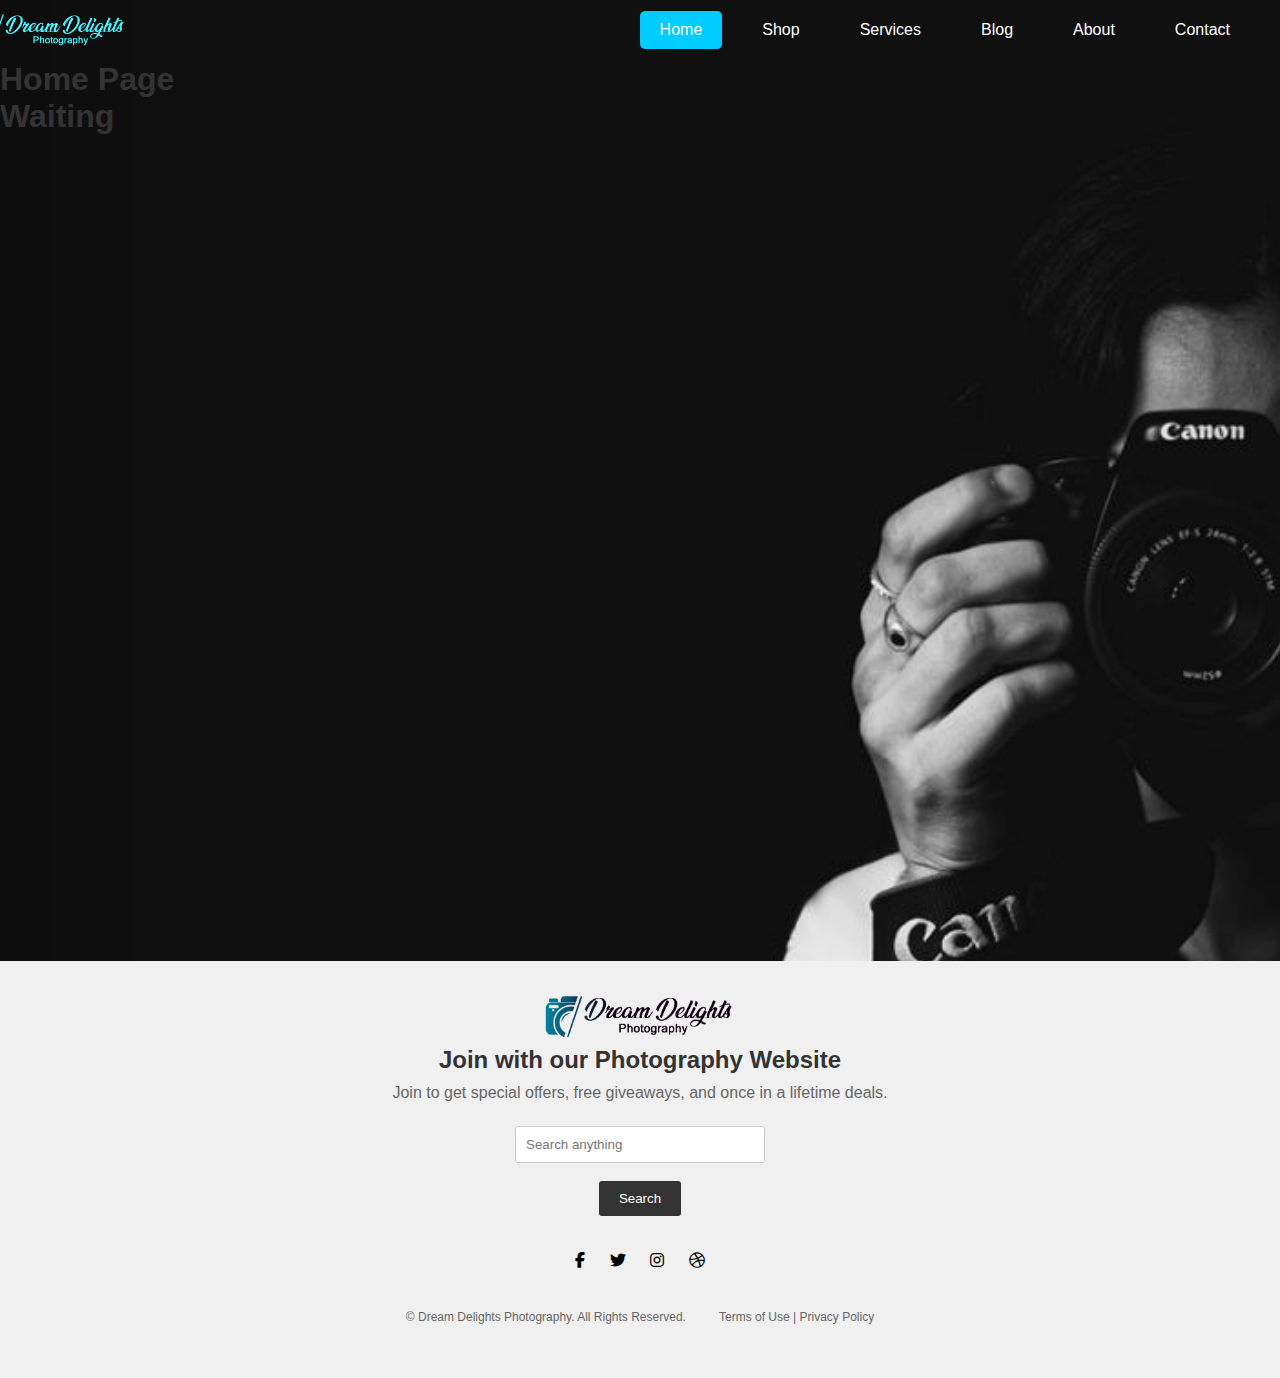
<file: index.html>
<!DOCTYPE html>
<html lang="en">
<head>
    <meta charset="UTF-8">
    <meta name="viewport" content="width=device-width, initial-scale=1.0">
    <link rel="stylesheet" href="contact_services.css">
    <link rel="stylesheet" href="https://cdnjs.cloudflare.com/ajax/libs/font-awesome/6.4.2/css/all.min.css">
    <title>Home Page</title>
</head>
<body>
    <nav>     
          <img src="NLogo.png" alt="Logo" class="logo">
  
          <a href="index.html" class="active"> Home</a>
        <a href="shop.html"> Shop</a>
        <a href="services.html" >Services</a>
        <a href="Blog.html">Blog</a>
        <a href="About.html" >About</a>
        <a href="contact.html" >Contact</a>
    </nav>

    <section class="sec1">
        <div class="content">
            <h1>Home Page <br> Waiting</h1>
        </div>
    </section>


    <footer>
      <div class="footer1">
        <div class="footer2">
          <img src="Logos.png" alt="Photography Logo"> 
          <h2>Join with our Photography Website</h2>
          <p>Join to get special offers, free giveaways, and once in a lifetime deals.</p>
          <div class="search-bar">
            <input type="text" placeholder="Search anything"> 
            <br>
            <br>
            <button>Search</button>
          </div>
          <div>
            <br><br>
            <a href="https://www.fb.com/l/6lp1kJRRR" class="social-link" target="_blank"><i class="fab fa-facebook-f"></i></a>
            <a href="https://www.twitter.com/" class="social-link"><i class="fab fa-twitter" target="_blank"></i></a>
            <a href="https://www.instagram.com/" class="social-link"><i class="fab fa-instagram" target="_blank"></i></a>
            <a href="https://dribbble.com/DLahiru" class="social-link" target="_blank"><i class="fab fa-dribbble"></i></a>
          </div>
        </div>
    
        <div class="footer-bottom">
          <p>&copy; Dream Delights Photography. All Rights Reserved.<span class="space"></span> Terms of Use | Privacy Policy</p>
        </div>
      </div>
    </footer>
</body>
</html>
</file>
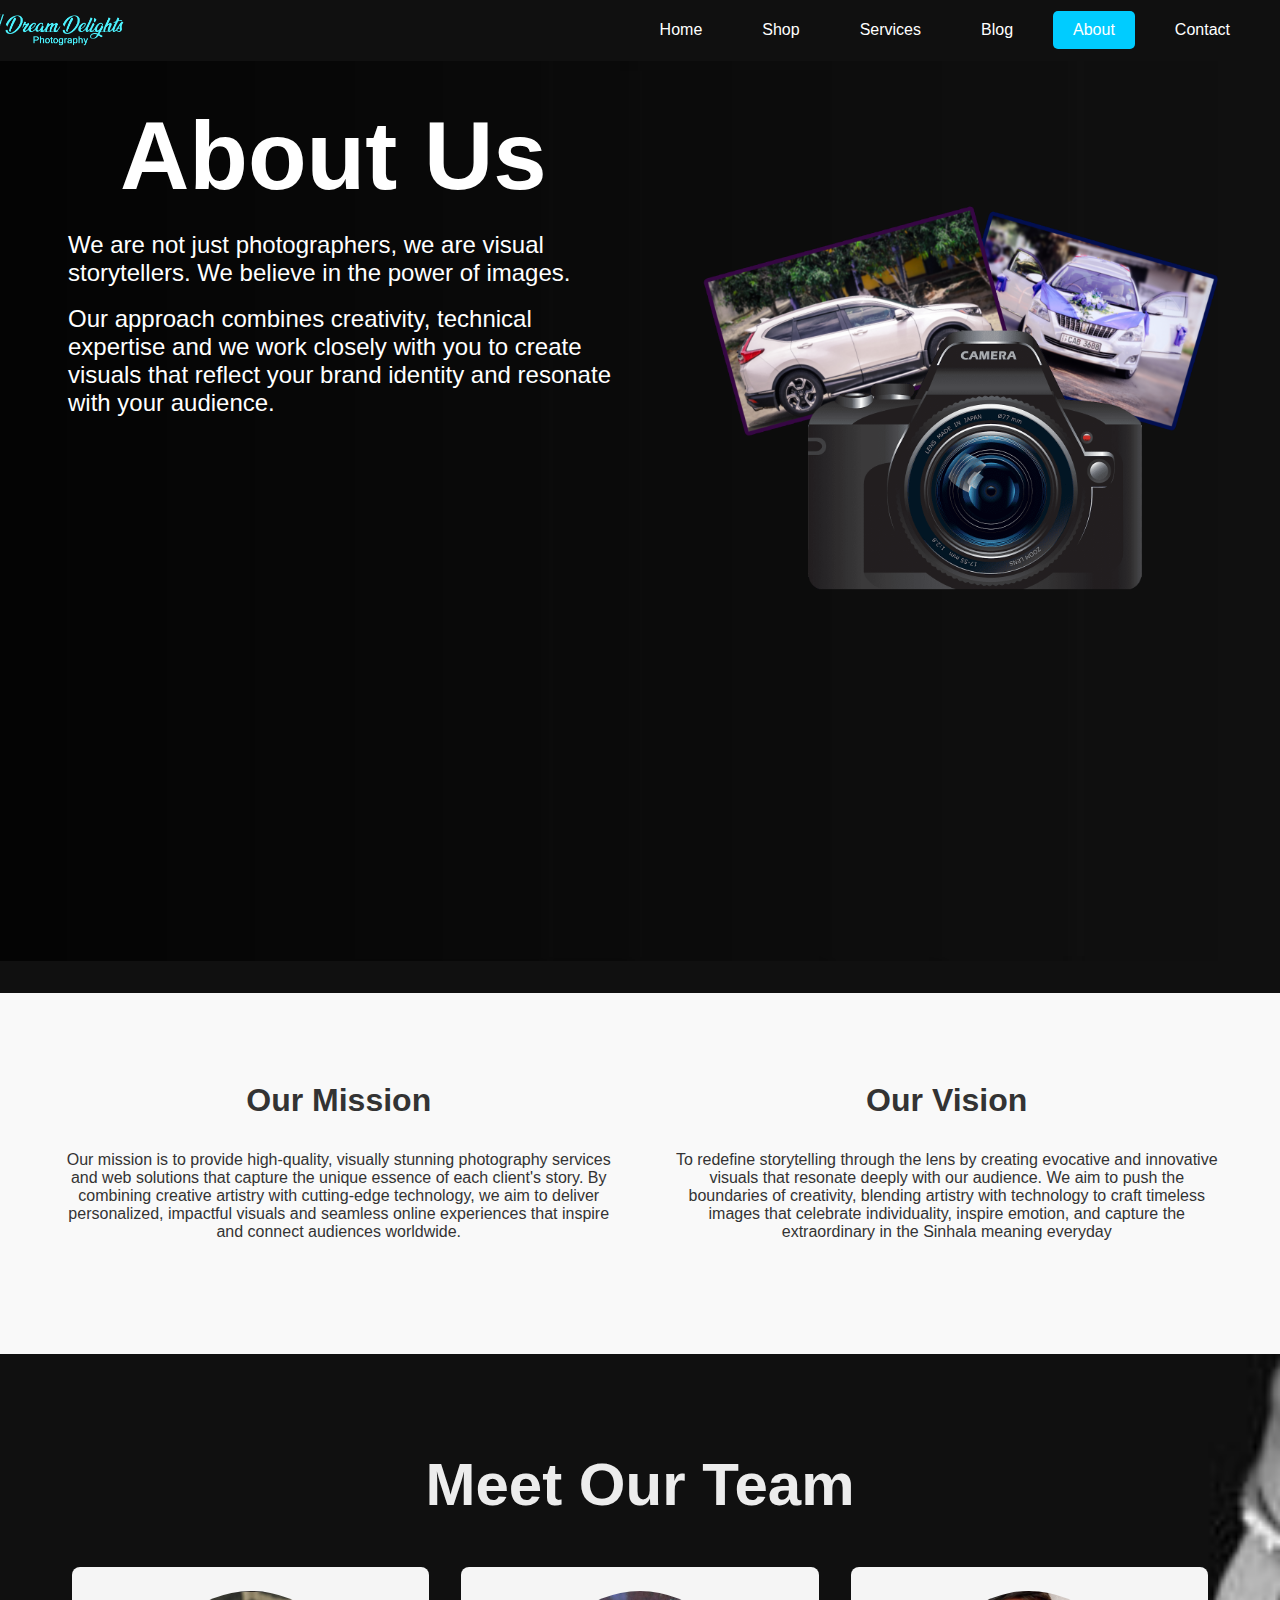
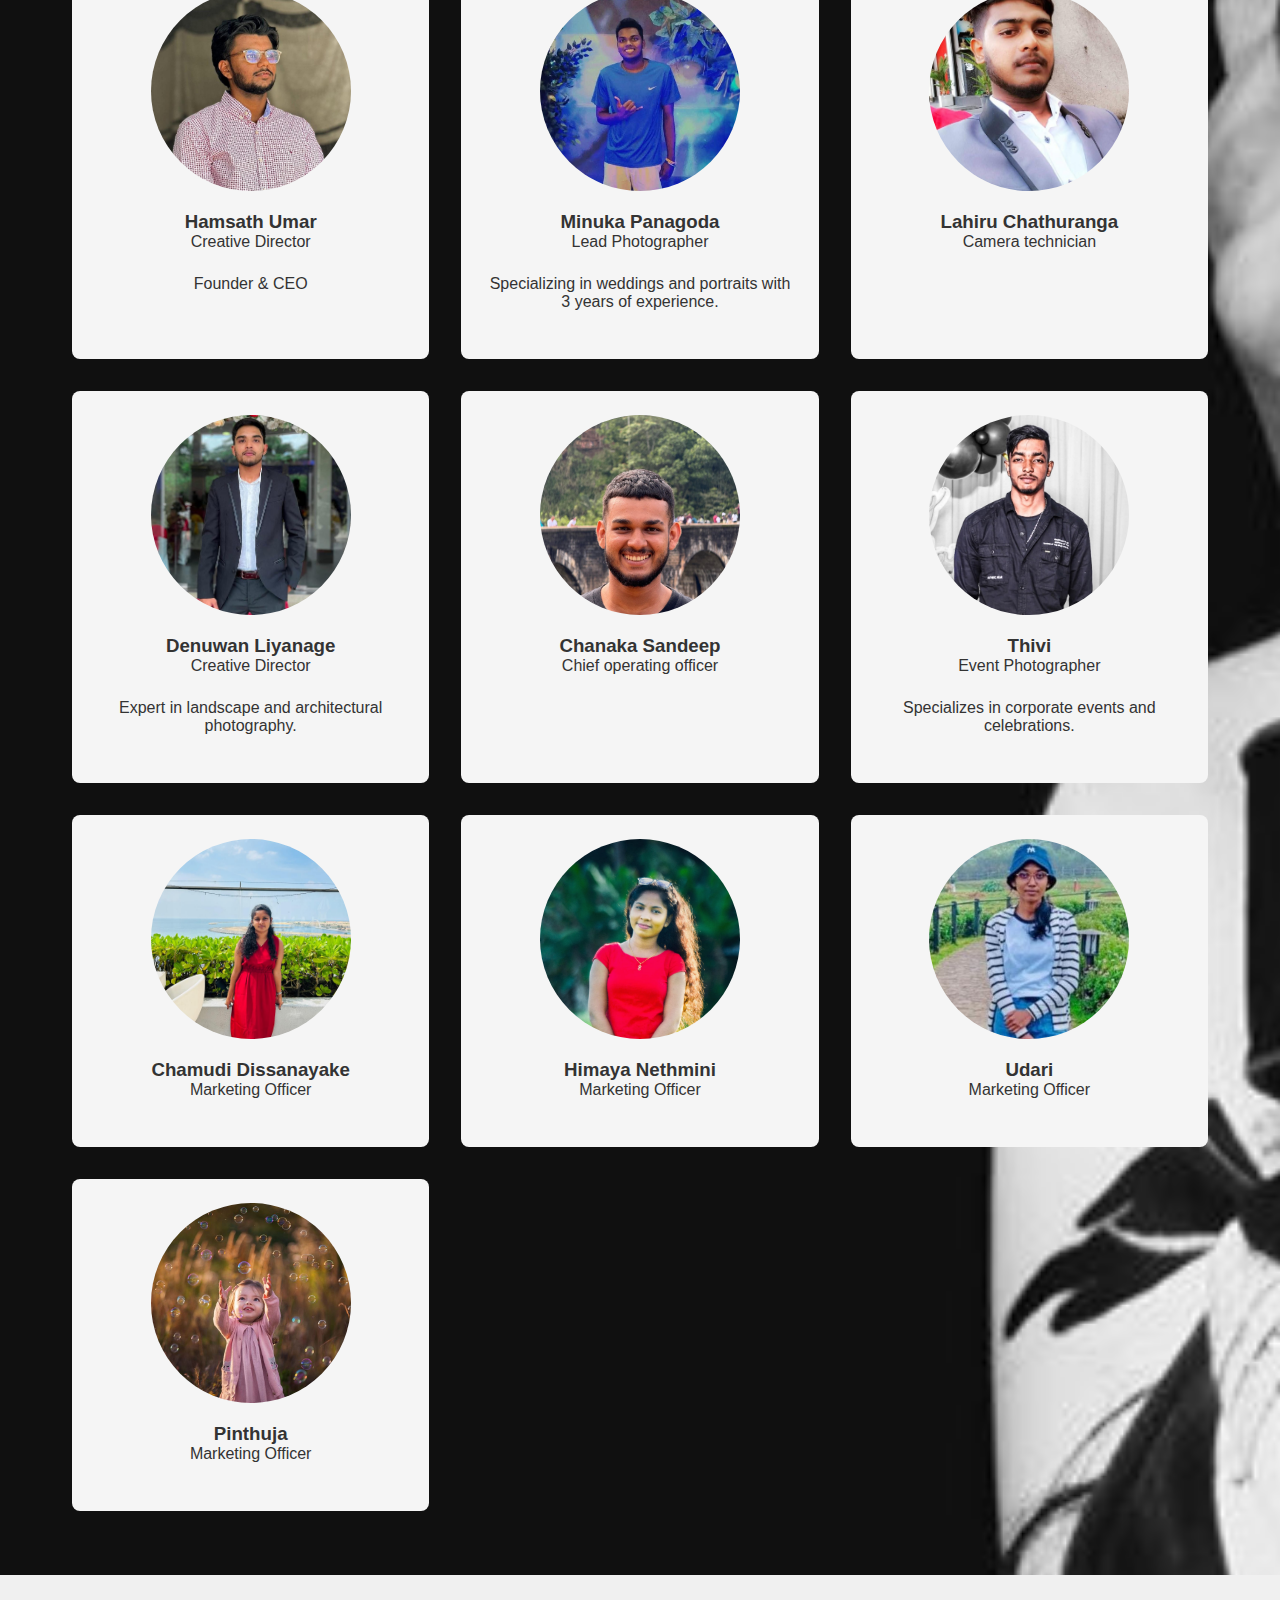
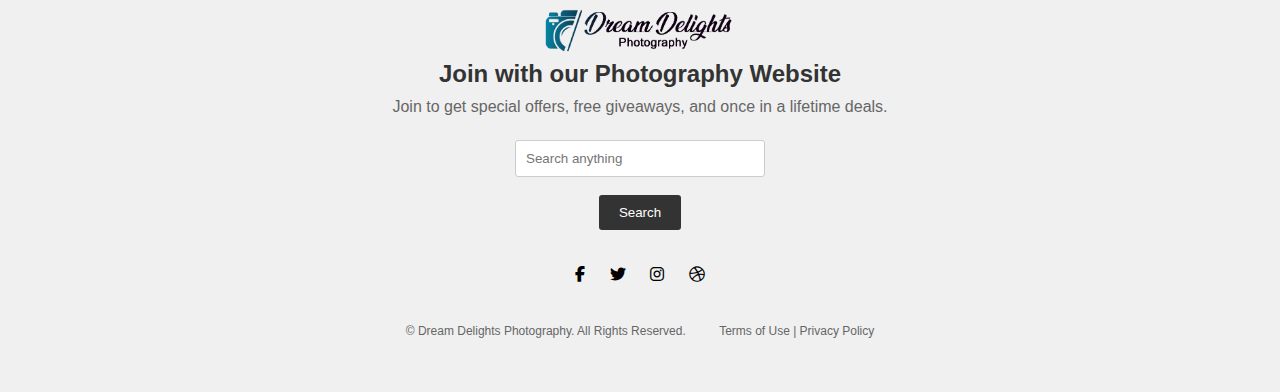
<file: About.html>
<!DOCTYPE html>
<html lang="en">
<head>
    <meta charset="UTF-8">
    <meta name="viewport" content="width=device-width, initial-scale=1.0">
    <link rel="stylesheet" href="contact_services.css">
    <link rel="stylesheet" href="https://cdnjs.cloudflare.com/ajax/libs/font-awesome/6.4.2/css/all.min.css">
    <title>About Us</title>
</head>
<body>

    <nav>     
        <img src="NLogo.png" alt="Logo" class="logo">

        <a href="index.html"> Home</a>
        <a href="shop.html"> Shop</a>
        <a href="services.html">Services</a>
        <a href="Blog.html">Blog</a>
        <a href="About.html" class="active">About</a>
        <a href="contact.html">Contact</a>
  </nav>

    
    <section class="Ab_sec1">
        <div class="Ab_content">
            <h1>About Us </h1>
            <p>We are not just photographers, we are visual storytellers.
                 We believe in the power of images. </p><br>
            <p>Our approach combines 
                creativity, technical expertise and we work closely with you 
                to create visuals that reflect your brand identity and resonate 
                with your audience.</p>
        </div>
        <div class="ab_img">
            <img src="About.png" width="600px">
        </div>
    </section>


    <section class="mission">
      <div class="div1">
          <h2>Our Mission</h2>
          <p>Our mission is to provide high-quality, visually stunning photography
              services and web solutions that capture the unique essence of each
              client's story. By combining creative artistry with cutting-edge technology,
              we aim to deliver personalized, impactful visuals and seamless online
              experiences that inspire and connect audiences worldwide.</p>
      </div>

      <div class="div1">
          <h2>Our Vision</h2>
          <p>To redefine storytelling through the lens by creating evocative
              and innovative visuals that resonate deeply with our audience.
              We aim to push the boundaries of creativity, blending artistry with
              technology to craft timeless images that celebrate individuality,
              inspire emotion, and capture the extraordinary in the Sinhala
              meaning everyday</p>
      </div>
  </section>
  <section class="mission1">
  <div class="div2">
      <h2>Meet Our Team</h2>
      <div class="team-section">
          <div class="team-member">
              <img src="Profile02.jpg" alt="Hamsath Umar">
              <h3>Hamsath Umar</h3>
              <p>Creative Director</p>
              <p>Founder & CEO</p>
          </div>
          <div class="team-member">
              <img src="Profile05.jpg" alt="Minuka">
              <h3>Minuka Panagoda</h3>
              <p>Lead Photographer</p>
              <p>Specializing in weddings and portraits with 3 years of experience.</p>
          </div>
          <div class="team-member">
              <img src="Profile06.jpg" alt="Lahiru Chathuranga">
              <h3>Lahiru Chathuranga</h3>
              <p>Camera technician</p>
              
          </div>
          <div class="team-member">
              <img src="Profile03.jpg" alt="Denuwan Liyanage">
              <h3>Denuwan Liyanage</h3>
              <p>Creative Director</p>
              <p>Expert in landscape and architectural photography.</p>
          </div>
          <div class="team-member">
              <img src="Profile08.jpg" alt="Chanaka Sandeep">
              <h3>Chanaka Sandeep</h3>
              <p>Chief operating officer</p>
              
          </div>
          <div class="team-member">
              <img src="Profile07.jpg" alt="Thivishan">
              <h3>Thivi</h3>
              <p>Event Photographer</p>
              <p>Specializes in corporate events and celebrations.</p>
          </div>
          <div class="team-member">
              <img src="Profile01.jpg" alt="Chamudi Dissanayke">
              <h3>Chamudi Dissanayake</h3>
              <p>Marketing Officer</p>
          </div>
          <div class="team-member">
              <img src="Profile09.jpg" alt="himaya">
              <h3>Himaya Nethmini</h3>
              <p>Marketing Officer</p>
          </div>
          <div class="team-member">
              <img src="Profile04.jpg" alt="Udari">
              <h3>Udari</h3>
              <p>Marketing Officer</p>
          </div>
          <div class="team-member">
              <img src="F1.jpg" alt="pinthuja">
              <h3>Pinthuja</h3>
              <p>Marketing Officer</p>
          </div>
      </div>
  </div>
</section>


    <footer>
        <div class="footer1">
          <div class="footer2">
            <img src="Logos.png" alt="Photography Logo"> 
            <h2>Join with our Photography Website</h2>
            <p>Join to get special offers, free giveaways, and once in a lifetime deals.</p>
            <div class="search-bar">
              <input type="text" placeholder="Search anything"> 
              <br>
              <br>
              <button>Search</button>
            </div>
            <div>
                <br><br>
                <a href="https://www.fb.com/l/6lp1kJRRR" class="social-link" target="_blank"><i class="fab fa-facebook-f"></i></a>
                <a href="https://www.twitter.com/" class="social-link"><i class="fab fa-twitter" target="_blank"></i></a>
                <a href="https://www.instagram.com/" class="social-link"><i class="fab fa-instagram" target="_blank"></i></a>
                <a href="https://dribbble.com/DLahiru" class="social-link" target="_blank"><i class="fab fa-dribbble"></i></a>
              </div>
          </div>
      
          <div class="footer-bottom">
            <p>&copy; Dream Delights Photography. All Rights Reserved.
                <span class="space"></span> Terms of Use | Privacy Policy </p>
          </div>
        </div>
      </footer>
</body>
</html>
</file>
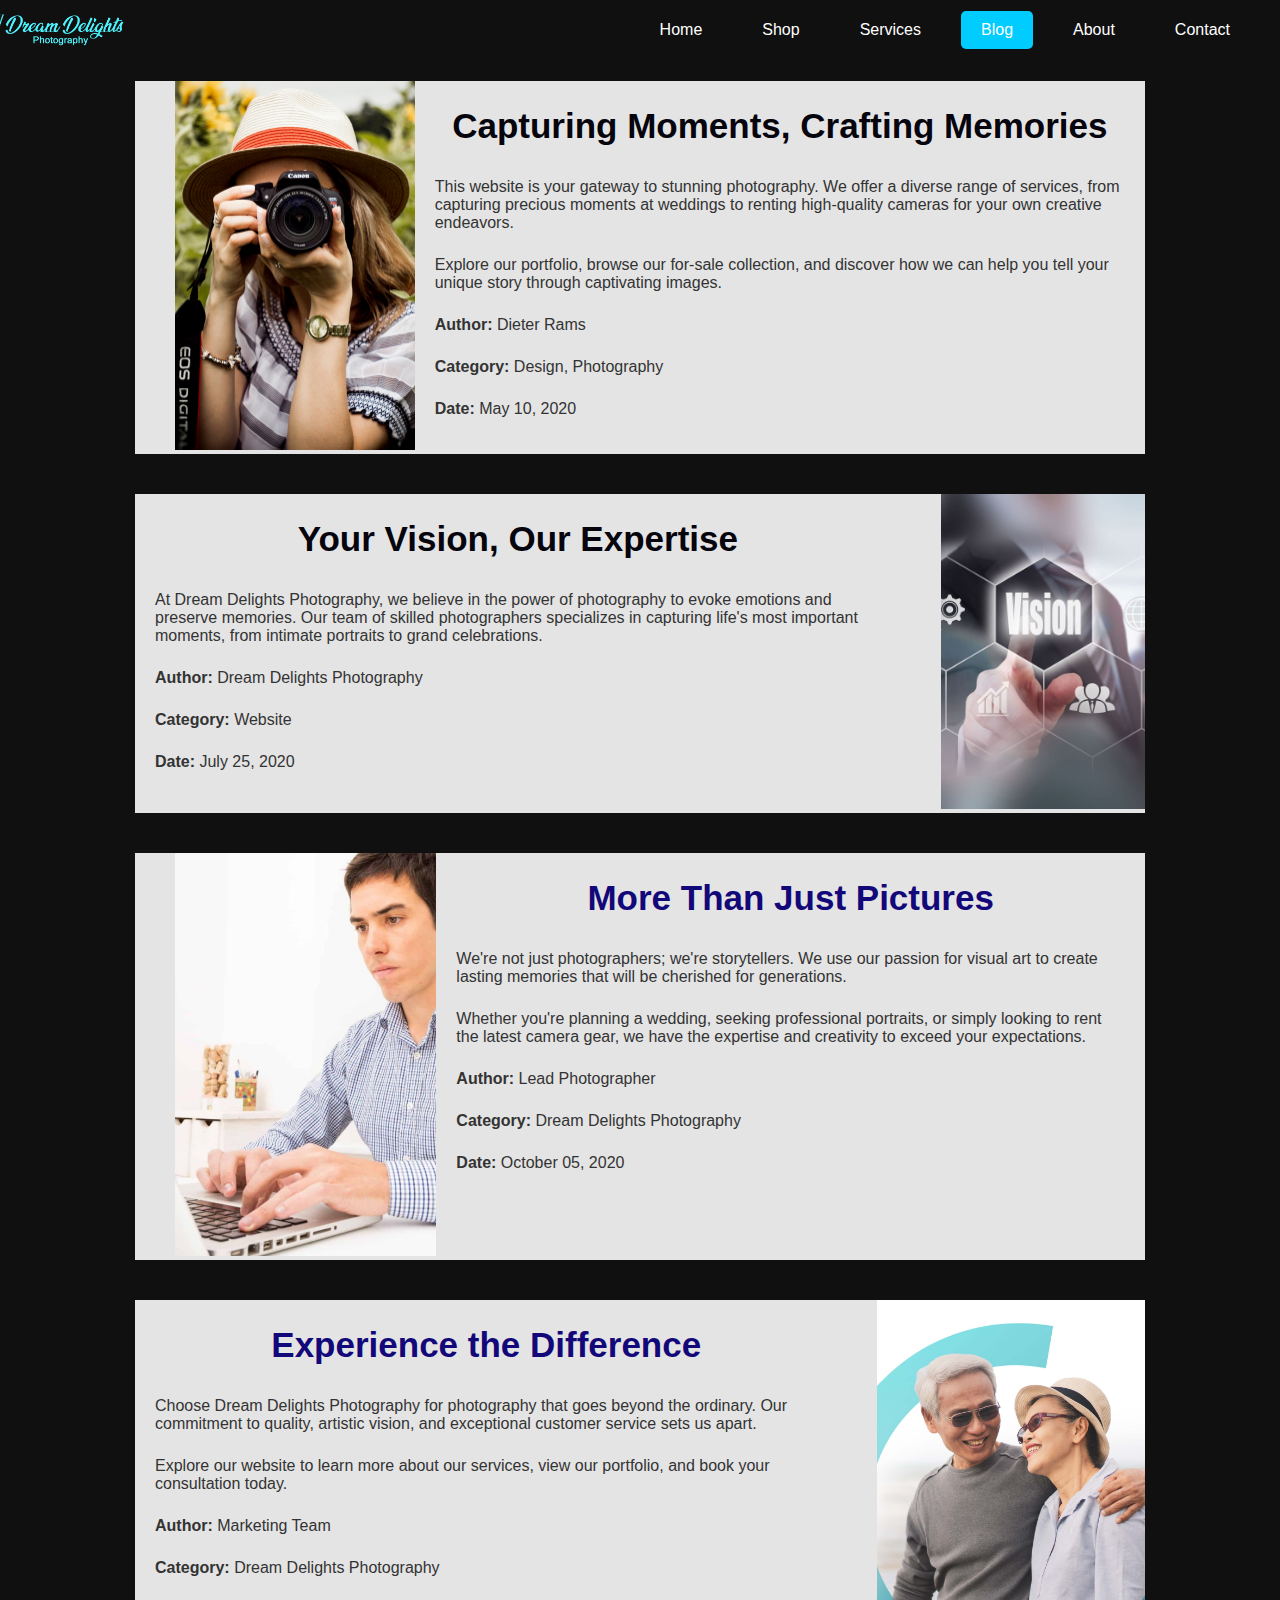
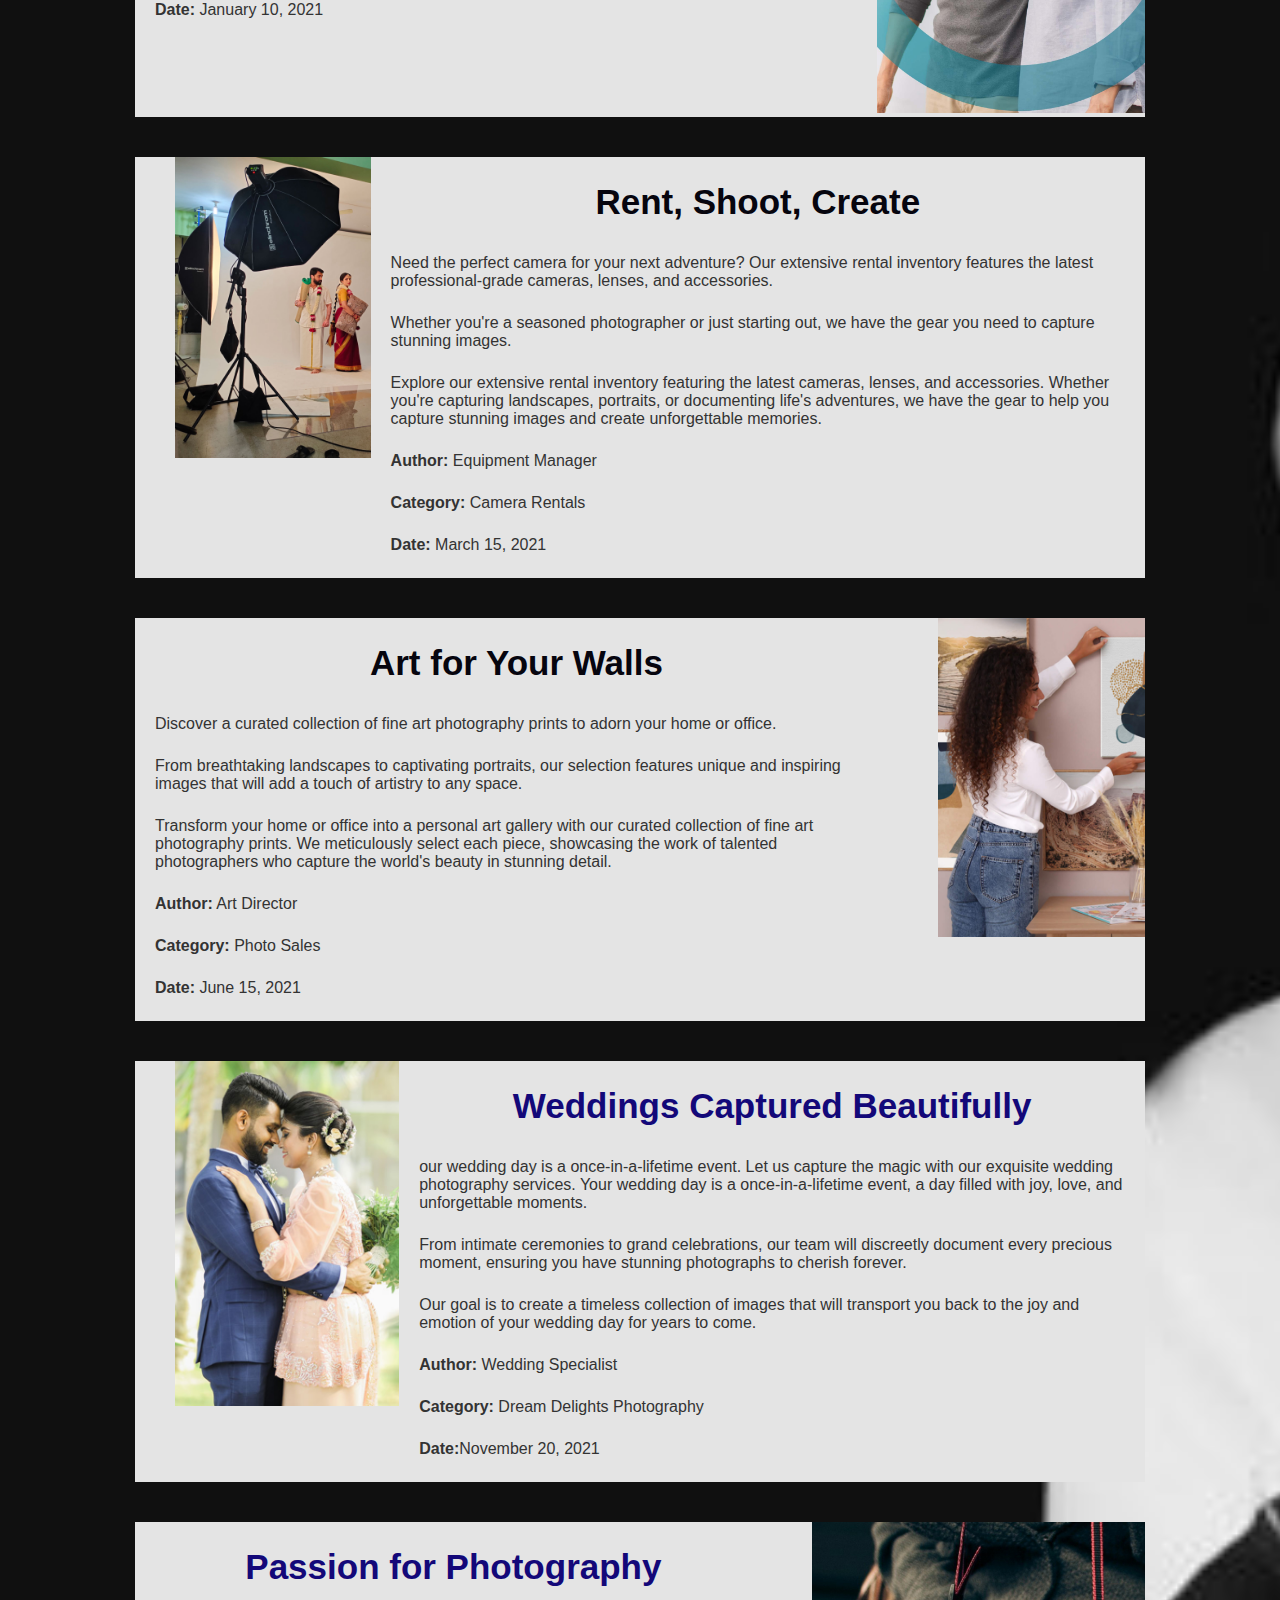
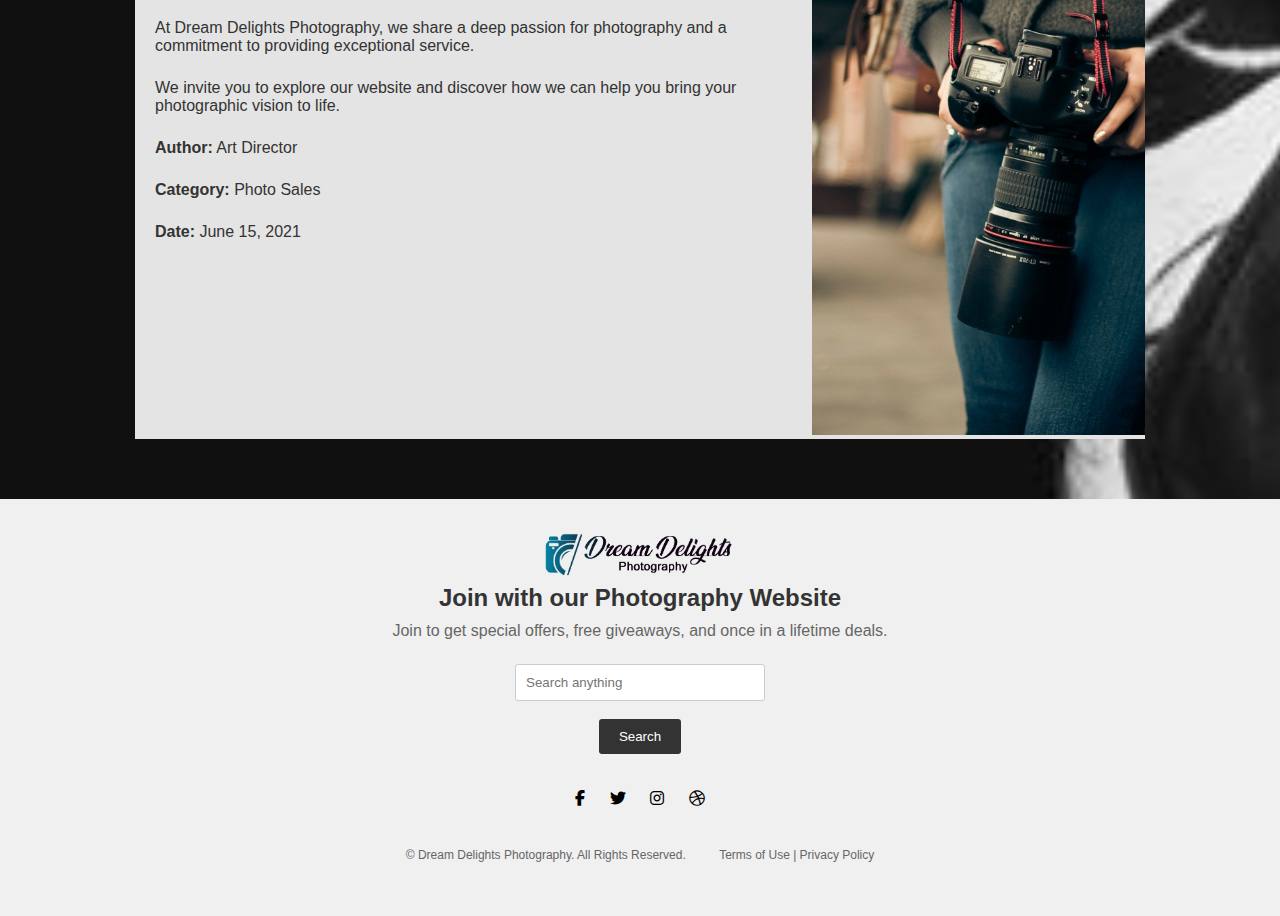
<file: Blog.html>
<!DOCTYPE html>
<html lang="en">
<head>
    <meta charset="UTF-8">
    <meta name="viewport" content="width=device-width, initial-scale=1.0">
    <link rel="stylesheet" href="contact_services.css">
    <link rel="stylesheet" href="https://cdnjs.cloudflare.com/ajax/libs/font-awesome/6.4.2/css/all.min.css">
    <title>Blog</title>
</head>
<body>
    <nav>     
        <img src="NLogo.png" alt="Logo" class="logo">

        <a href="index.html"> Home</a>
        <a href="shop.html"> Shop</a>
        <a href="services.html">Services</a>
        <a href="Blog.html" class="active">Blog</a>
        <a href="About.html" >About</a>
        <a href="contact.html">Contact</a>
  </nav>

  <div class="Blog">
    <section class="blog_sec1">
        <div class="blog_div1">
            <img src="Blog1.jpg" alt="Post Image">
        </div>
        <div class="blog_div2">
            <h2>Capturing Moments, Crafting Memories</h2>
            <p>This website is your gateway to stunning photography.
                 We offer a diverse range of services,
                  from capturing precious moments at weddings to 
                  renting high-quality cameras for your own creative endeavors. </p>
            <p>Explore our portfolio, browse our for-sale collection, 
                and discover how we can help you tell your unique 
                story through captivating images.</p>
            <p><strong>Author:</strong> Dieter Rams</p>
            <p><strong>Category:</strong> Design, Photography</p>
            <p><strong>Date:</strong> May 10, 2020</p>
        
    </section>

    <section class="blog_sec1">
        <div class="blog_div2">
            <h2>Your Vision, Our Expertise</h2>
            <p>At Dream Delights Photography, we believe in the power of photography to evoke emotions
                 and preserve memories. Our team of skilled photographers specializes
                  in capturing life's most important moments, from intimate portraits
                   to grand celebrations.</p>
            <p></p>
            <p><strong>Author:</strong> Dream Delights Photography</p>
            <p><strong>Category:</strong> Website</p>
            <p><strong>Date:</strong>  July 25, 2020</p>
        </div>
        <div class="blog_div1">
            <img src="Blog2.jpg" alt="Post Image">
        </div>
    </section>

        <section class="blog_sec2">
            <div class="blog_div1">
                <img src="Blog3.jpg" alt="Post Image">
            </div>
            <div class="blog_div2">
                <h2>More Than Just Pictures</h2>
                <p>We're not just photographers; we're storytellers.
                     We use our passion for visual art to create lasting memories 
                     that will be cherished for generations. </p>
                <p>Whether you're planning a wedding, seeking professional portraits, 
                    or simply looking to rent the latest camera gear, we have the expertise
                     and creativity to exceed your expectations.</p>
                <p><strong>Author:</strong> Lead Photographer </p>
                <p><strong>Category:</strong> Dream Delights Photography </p>
                <p><strong>Date:</strong> October 05, 2020</p>
            </div>
        </section>

        <section class="blog_sec2">
            <div class="blog_div2">
                <h2>Experience the Difference</h2>
                <p>Choose Dream Delights Photography for photography that goes beyond the ordinary.
                     Our commitment to quality, artistic vision, and exceptional customer 
                     service sets us apart.</p>
                <p>Explore our website to learn more about our services,
                     view our portfolio, and book your consultation today.</p>
                <p><strong>Author:</strong> Marketing Team</p>
                <p><strong>Category:</strong> Dream Delights Photography </p>
                <p><strong>Date:</strong> January 10, 2021</p>
            </div>
            <div class="blog_div1">
                <img src="Blog4.jpg" alt="Post Image">
            </div>
        </section>


            <section class="blog_sec3">
                <div class="blog_div1">
                    <img src="Blog5.jpg" alt="Post Image">
                </div>
                <div class="blog_div2">
                    <h2>Rent, Shoot, Create</h2>
                    <p>Need the perfect camera for your next adventure? 
                        Our extensive rental inventory features the latest 
                        professional-grade cameras, lenses, and accessories.</p>
                    <p>Whether you're a seasoned photographer or just starting out,
                         we have the gear you need to capture stunning images.</p>
                  
                    <p>Explore our extensive rental inventory featuring the latest cameras, 
                        lenses, and accessories. Whether you're capturing landscapes, portraits,
                         or documenting life's adventures, we have the gear to help you capture 
                         stunning images and create unforgettable memories.</p>
                    <p><strong>Author:</strong> Equipment Manager </p>
                    <p><strong>Category:</strong> Camera Rentals </p>
                    <p><strong>Date:</strong> March 15, 2021</p>
                </div>
            </section>

            <section class="blog_sec3">
                <div class="blog_div2">
                    <h2>Art for Your Walls</h2>
                    <p>Discover a curated collection of fine art photography 
                        prints to adorn your home or office.</p>
                    <p>From breathtaking landscapes to captivating portraits, 
                        our selection features unique and inspiring 
                        images that will add a touch of artistry to any space.</p>
                    <p>Transform your home or office into a personal art gallery with
                         our curated collection of fine art photography prints.
                          We meticulously select each piece, showcasing the work 
                          of talented photographers who capture the world's beauty in
                           stunning detail.</p>
                    <p><strong>Author:</strong> Art Director</p>
                    <p><strong>Category:</strong> Photo Sales </p>
                    <p><strong>Date:</strong> June 15, 2021</p>
                </div>
                <div class="blog_div1">
                    <img src="Blog6.jpg" alt="Post Image">
                </div>
            </section>

    <section class="blog_sec4">
        <div class="blog_div1">
            <img src="Blog7.jpg" alt="Post Image">
        </div>
        <div class="blog_div2">
            <h2> Weddings Captured Beautifully</h2>
            <p>our wedding day is a once-in-a-lifetime event.
                 Let us capture the magic with our exquisite wedding photography services.
                 Your wedding day is a once-in-a-lifetime event, 
                 a day filled with joy, love, and unforgettable moments.</p>
            <p>From intimate ceremonies to grand celebrations,
                 our team will discreetly document every precious moment, 
                ensuring you have stunning photographs to cherish forever.</p>
            <p>Our goal is to create a timeless collection of images that will
                 transport you back to the joy and emotion of your wedding day for years to come.</p>
            <p><strong>Author:</strong> Wedding Specialist </p>
            <p><strong>Category:</strong> Dream Delights Photography </p>
            <p><strong>Date:</strong>November 20, 2021</p>
        </div>
    </section>

    <section class="blog_sec4">
        <div class="blog_div2">
            <h2>Passion for Photography</h2>
            <p>At Dream Delights Photography,
                 we share a deep passion for photography and 
                 a commitment to providing exceptional service.</p>
            <p>We invite you to explore our
                 website and discover how we can help
                  you bring your photographic vision to life.</p>
            <p><strong>Author:</strong> Art Director</p>
            <p><strong>Category:</strong> Photo Sales </p>
            <p><strong>Date:</strong> June 15, 2021</p>
        </div>
        <div class="blog_div1">
            <img src="Blog8.jpg" alt="Post Image">
        </div>
    </section>
</div>






    <footer>
        <div class="footer1">
          <div class="footer2">
            <img src="Logos.png" alt="Photography Logo"> 
            <h2>Join with our Photography Website</h2>
            <p>Join to get special offers, free giveaways, and once in a lifetime deals.</p>
            <div class="search-bar">
              <input type="text" placeholder="Search anything"> 
              <br>
              <br>
              <button>Search</button>
            </div>
            <div>
              <br><br>
              <a href="https://www.fb.com/l/6lp1kJRRR" class="social-link" target="_blank"><i class="fab fa-facebook-f"></i></a>
              <a href="https://www.twitter.com/" class="social-link"><i class="fab fa-twitter" target="_blank"></i></a>
              <a href="https://www.instagram.com/" class="social-link"><i class="fab fa-instagram" target="_blank"></i></a>
              <a href="https://dribbble.com/DLahiru" class="social-link" target="_blank"><i class="fab fa-dribbble"></i></a>
            </div>
          </div>
      
          <div class="footer-bottom">
            <p>&copy; Dream Delights Photography. All Rights Reserved.
              <span class="space"></span> Terms of Use | Privacy Policy</p>
          </div>
        </div>
      </footer>
</body>
</html>
</file>
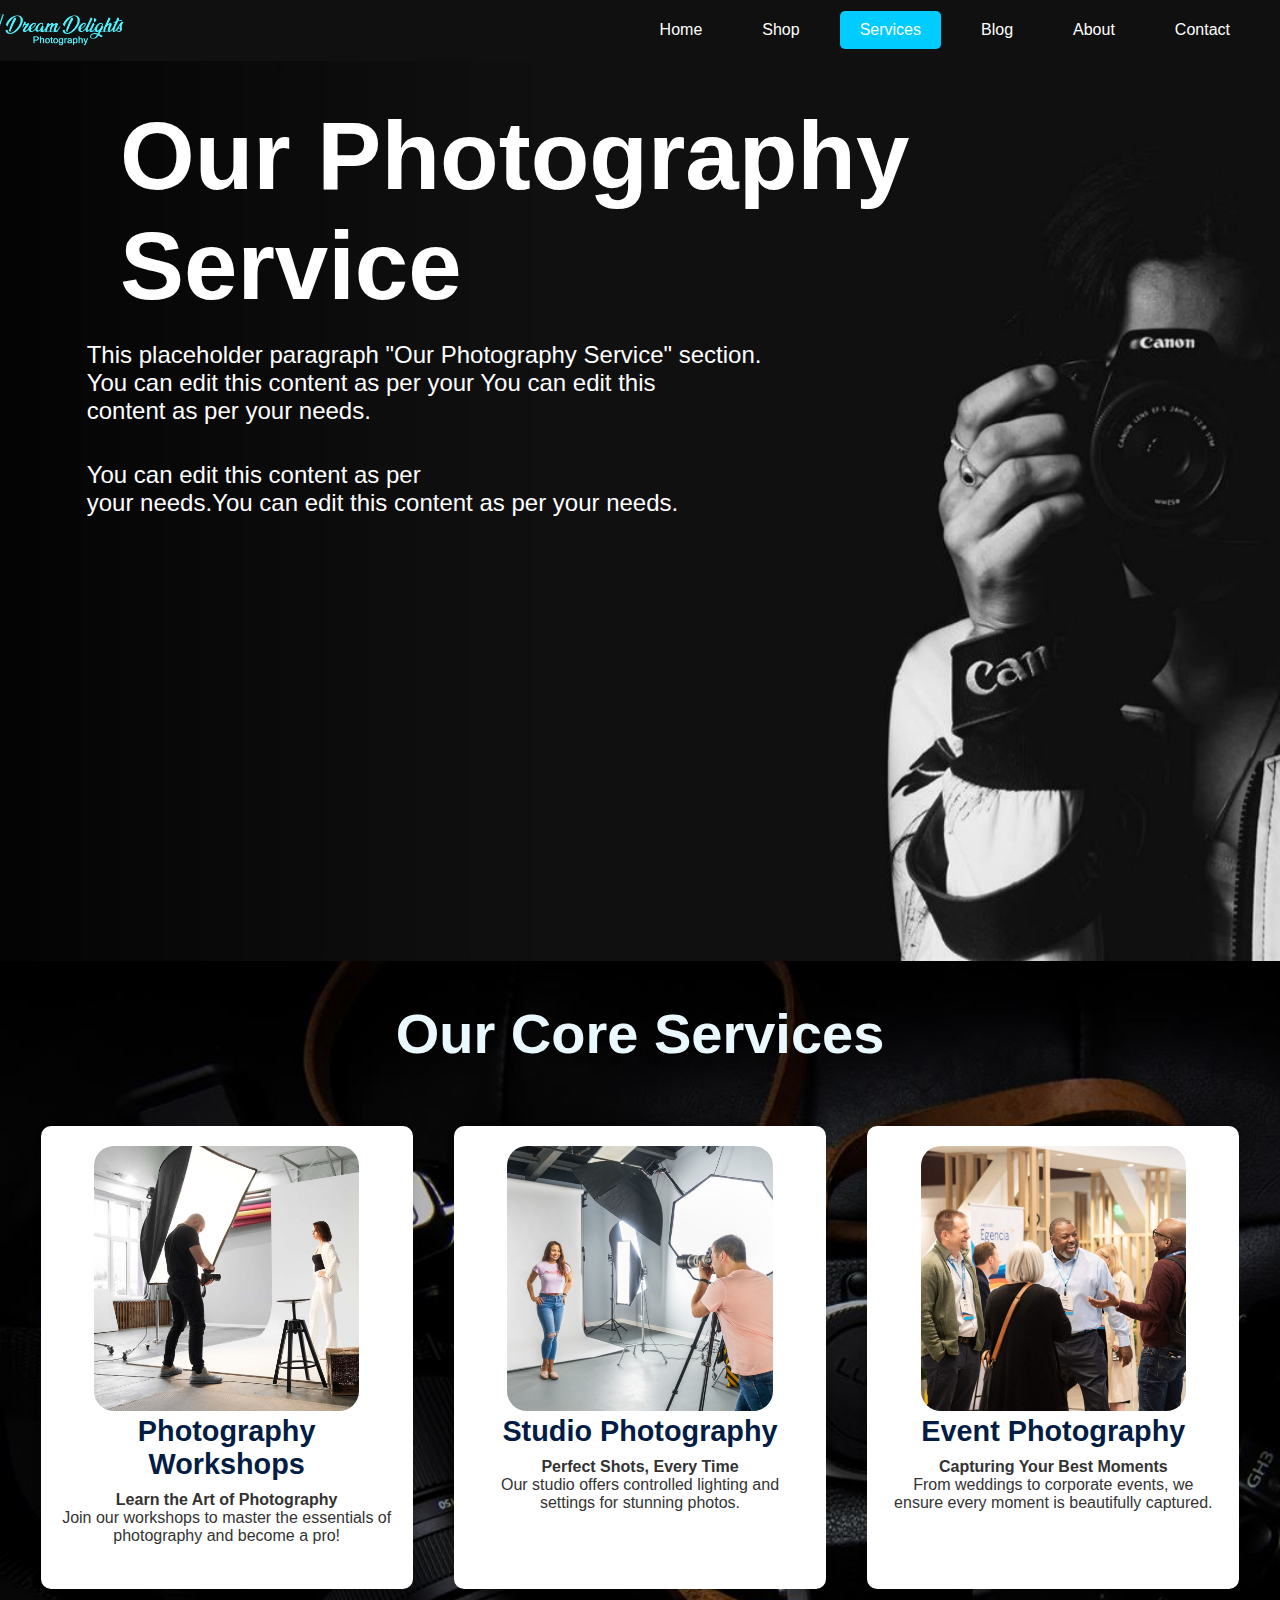
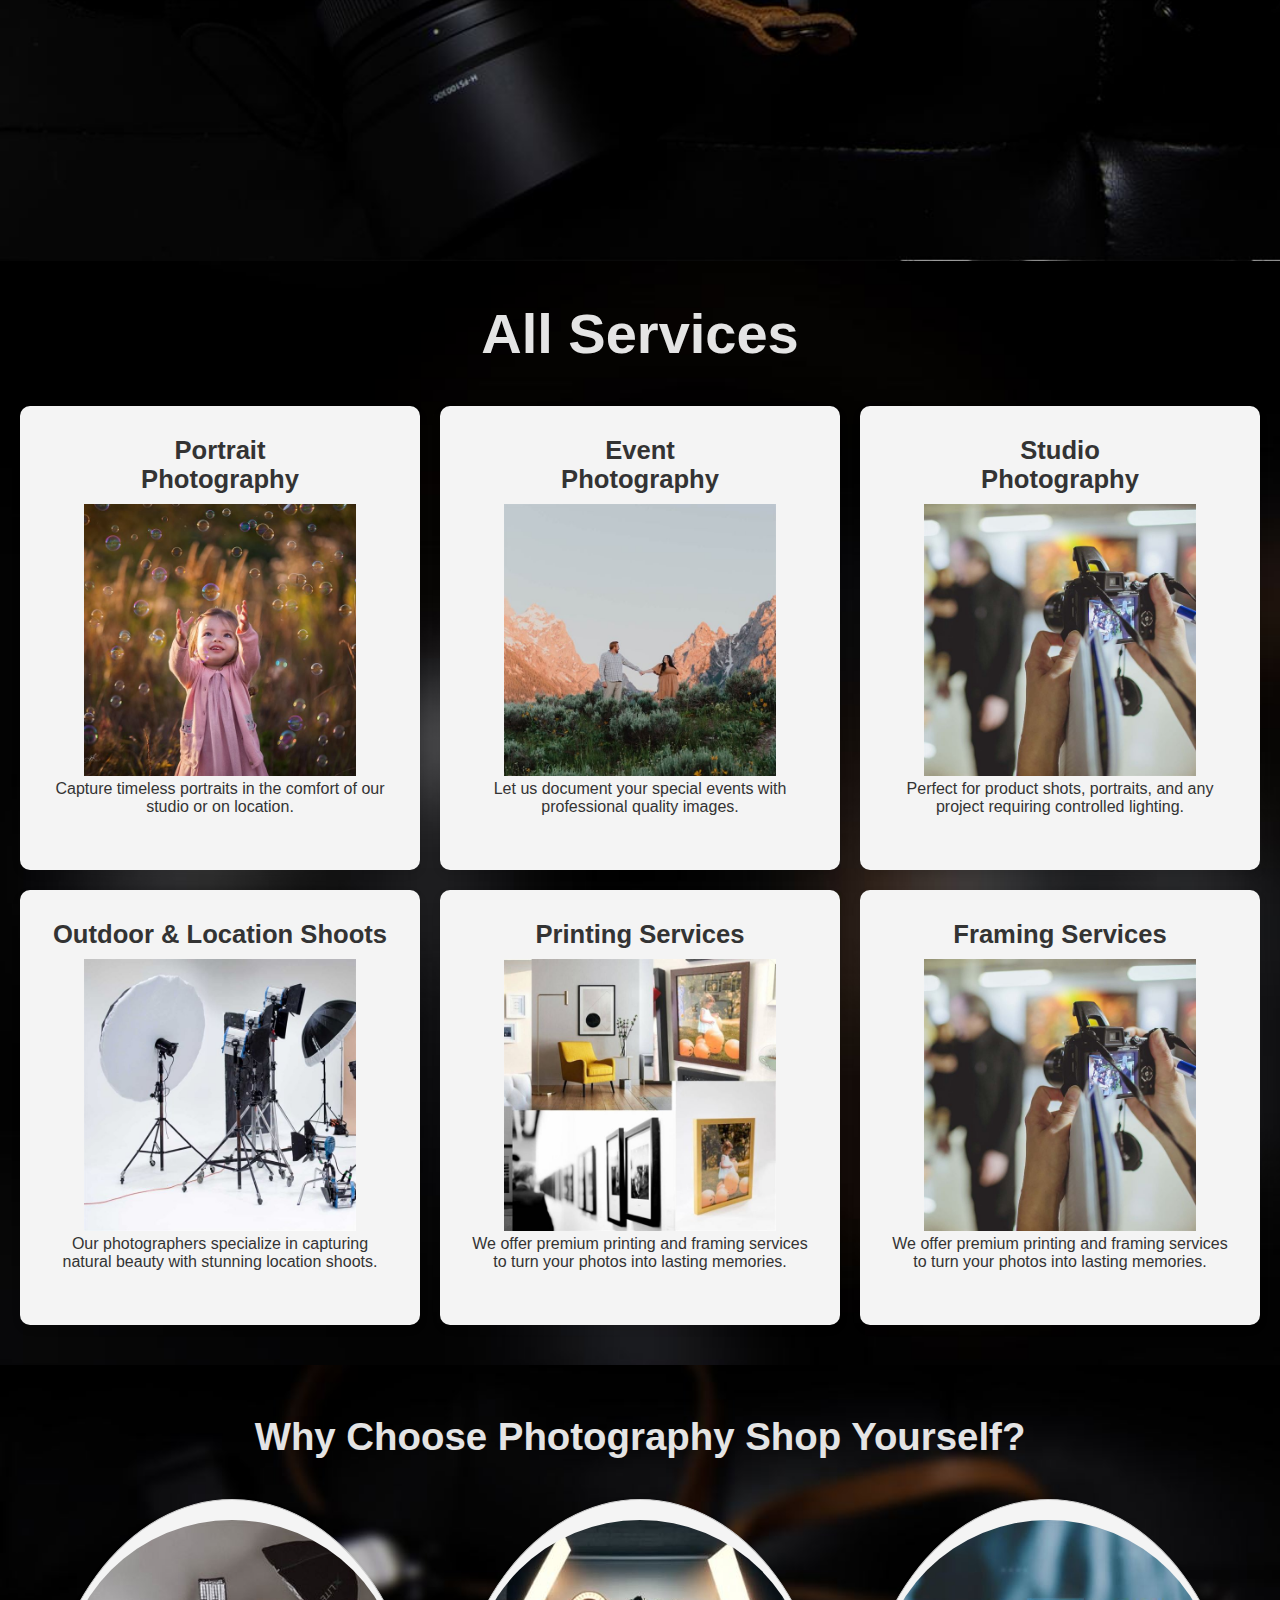
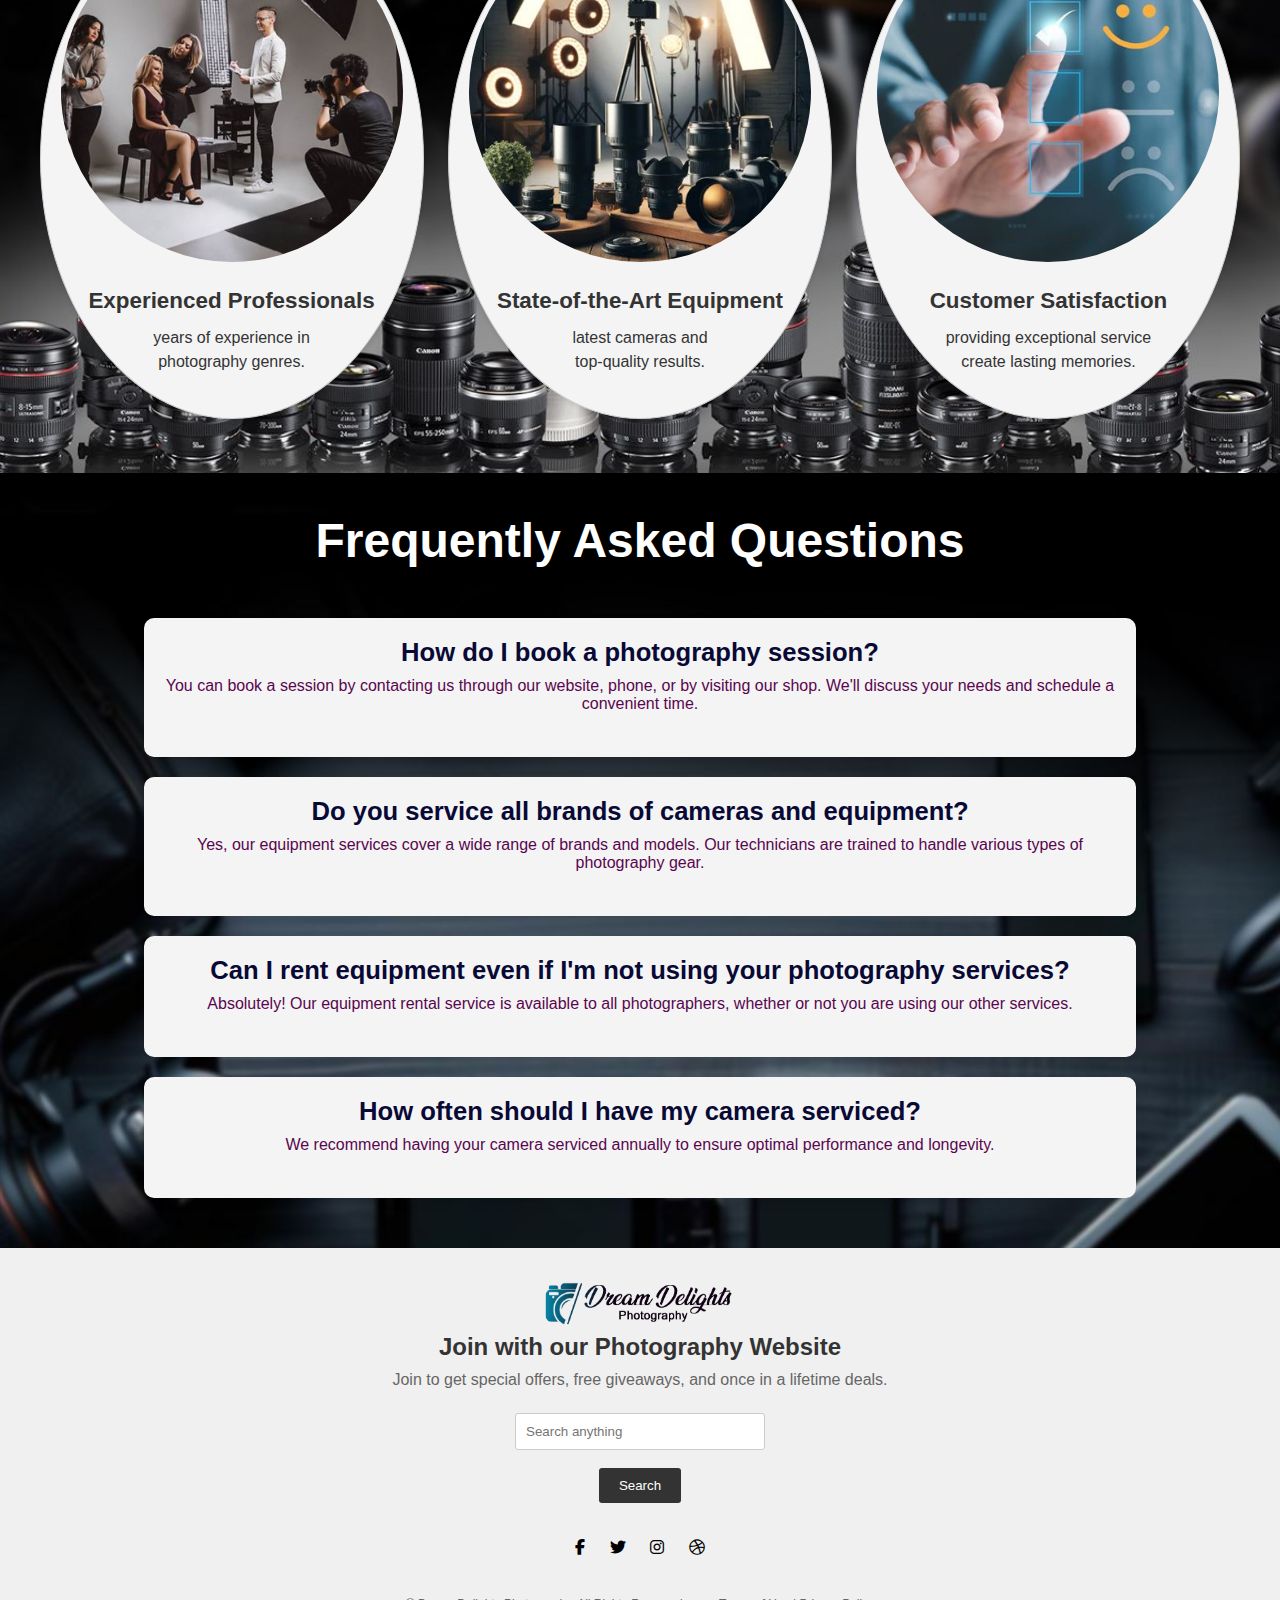
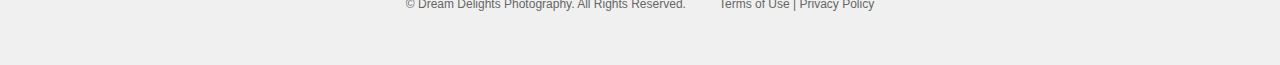
<file: services.html>
<!DOCTYPE html>
<html lang="en">
<head>
    <meta charset="UTF-8">
    <meta name="viewport" content="width=device-width, initial-scale=1.0">
    <link rel="stylesheet" href="contact_services.css">
    <link rel="stylesheet" href="https://cdnjs.cloudflare.com/ajax/libs/font-awesome/6.4.2/css/all.min.css">
    <title>Services</title>
</head>
<body>
    <nav>     
        <img src="NLogo.png" alt="Logo" class="logo">

        <a href="index.html"> Home</a>
        <a href="shop.html"> Shop</a>
        <a href="services.html" class="active">Services</a>
        <a href="Blog.html">Blog</a>
        <a href="About.html" >About</a>
        <a href="contact.html" >Contact</a>
  </nav>




  
    <!-- First Section with Background Image -->
    <section class="ser_sec1">
        <div class="ser_content">
            <h1>Our Photography <br> Service</h1>
            <p>This placeholder paragraph "Our Photography Service" section. <br>
                You can edit this content as per your You can edit this <br>
                content as per your needs.
            </p><br><br>
            <p>You can edit this content as per <br>
                your needs.You can edit this content as per your needs.</p>
        </div>
    </section>
    
    <!-- Second Section -->
    <section class="ser_sec2">
    <h2>Our Core Services</h2>
    <div class="ser_services">
        <div class="box"> 
            <img src="SS1.jpg" alt="Photography Workshops" class="service-image" width="80%">
            <h3>Photography Workshops</h3>
            <h4>Learn the Art of Photography</h4>
            <p>Join our workshops to master the essentials of photography and become a pro!</p>
        </div>
        <div class="box">
            <img src="SS2.jpg" alt="Studio Photography" class="service-image" width="80%">
            <h3>Studio Photography</h3>
            <h4>Perfect Shots, Every Time</h4>
            <p>Our studio offers controlled lighting and settings for stunning photos.</p>
        </div>
        <div class="box">
            <img src="SS3.jpg" alt="Event Photography" class="service-image" width="80%" >
            <h3>Event Photography</h3>
            <h4>Capturing Your Best Moments</h4>
            <p>From weddings to corporate events, we ensure every moment is beautifully captured.</p>
        </div>
    </div>
</section>
    <!-- Third Section -->
    <section class="ser_sec3">
        <h2>All Services</h2>
        <div class="all-services">
            <div class="service-box">
                <h3>Portrait <br> Photography</h3>
                <img src="F1.jpg" alt="Photography Workshops" class="service-image" width="80%">
                <p>Capture timeless portraits in the comfort of our studio or on location.</p>
            </div>
            <div class="service-box">
                <h3>Event <br> Photography</h3>
                <img src="F2.jpg" alt="Photography Workshops" class="service-image" width="80%">
                <p>Let us document your special events with professional quality images.</p>
            </div>
            <div class="service-box">
                <h3>Studio <br> Photography</h3>
                <img src="F3.jpg" alt="Photography Workshops" class="service-image" width="80%">
                <p>Perfect for product shots, portraits, and any project requiring controlled lighting.</p>
            </div> 
            <div class="service-box">
                <h3>Outdoor & Location Shoots</h3>
                <img src="F4.jpg" alt="Photography Workshops" class="service-image" width="80%">
                <p>Our photographers specialize in capturing natural beauty with stunning location shoots.</p>
            </div>
            <div class="service-box" >
                <h3>Printing Services</h3>
                <img src="F5.jpg" alt="Photography Workshops" class="service-image" width="80%">
                <p>We offer premium printing and framing services to turn your photos into lasting memories.</p>
            </div>
            <div class="service-box" >
                <h3>Framing Services</h3>
                <img src="F3.jpg" alt="Photography Workshops" class="service-image" width="80%">
                <p>We offer premium printing and framing services to turn your photos into lasting memories.</p>
            </div>
        </div>
    </section>

    <!-- Fourth Section -->
    <section class="ser_sec4">
        <h2>Why Choose Photography Shop Yourself?</h2>
        <div class="service-box">
            <img src="T1.jpg" alt="experienced-professionals">
            <h3>Experienced Professionals</h3>
            <p>years of experience in <br>  photography genres.</p>
        </div>
        <div class="service-box">
            <img src="T2.jpg" alt="state-of-the-art-equipment">
            <h3>State-of-the-Art Equipment</h3>
            <p>latest cameras and <br> top-quality results.</p>
        </div>
        <div class="service-box">
            <img src="T3.jpg" alt="customer-satisfaction">
            <h3>Customer Satisfaction</h3>
            <p> providing exceptional service <br> create lasting memories.</p>
        </div>
    </section>

    <!-- Fifth Section -->
    <section class="ser_sec5">
        <h2>Frequently Asked Questions</h2>
        <div class="que_div">
            <div class="question">
                <h3>How do I book a photography session?</h3>
                <p>You can book a session by contacting us through our website, phone, or by visiting our shop. We'll discuss your needs and schedule a convenient time.
                </p>
            </div>
            <div class="question">
                <h3>Do you service all brands of cameras and equipment?</h3>
                <p>Yes, our equipment services cover a wide range of brands and models. Our technicians are trained to handle various types of photography gear.</p>
            </div>
            <div class="question">
                <h3>Can I rent equipment even if I'm not using your photography services?</h3>
                <p>Absolutely! Our equipment rental service is available to all photographers, whether or not you are using our other services.</p>
            </div>
            <div class="question">
                <h3>How often should I have my camera serviced?</h3>
                <p>We recommend having your camera serviced annually to ensure optimal performance and longevity.</p>
            </div>
        </div>
    </section>



    <footer>
        <div class="footer1">
          <div class="footer2">
            <img src="Logos.png" alt="Photography Logo"> 
            <h2>Join with our Photography Website</h2>
            <p>Join to get special offers, free giveaways, and once in a lifetime deals.</p>
            <div class="search-bar">
              <input type="text" placeholder="Search anything"> 
              <br>
              <br>
              <button>Search</button>
            </div>
            <div>
                <br><br>
                <a href="https://www.fb.com/l/6lp1kJRRR" class="social-link" target="_blank"><i class="fab fa-facebook-f"></i></a>
              <a href="https://www.twitter.com/" class="social-link"><i class="fab fa-twitter" target="_blank"></i></a>
              <a href="https://www.instagram.com/" class="social-link"><i class="fab fa-instagram" target="_blank"></i></a>
              <a href="https://dribbble.com/DLahiru" class="social-link" target="_blank"><i class="fab fa-dribbble"></i></a>
              </div>
          </div>
      
          <div class="footer-bottom">
            <p>&copy; Dream Delights Photography. All Rights Reserved.<span class="space"></span> Terms of Use | Privacy Policy</p>
          </div>
        </div>
      </footer>
</body>
</html>
</file>
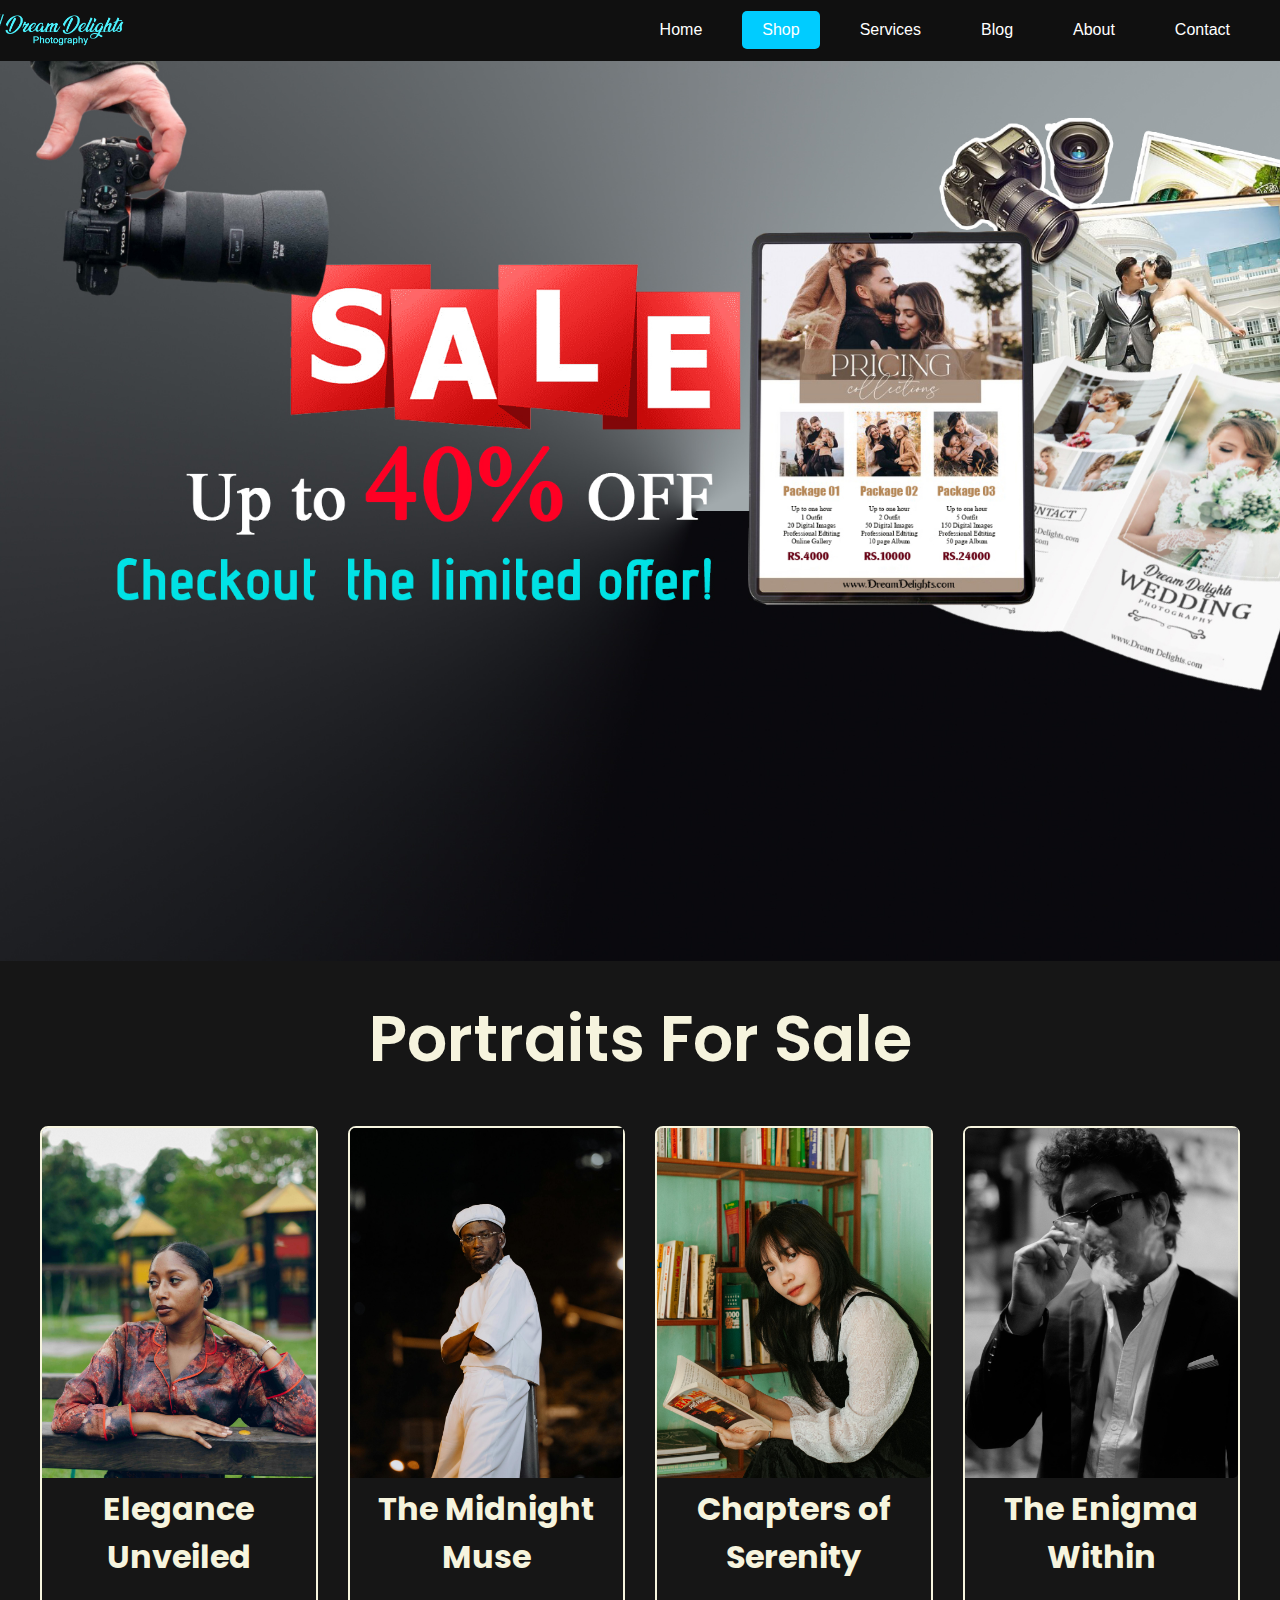
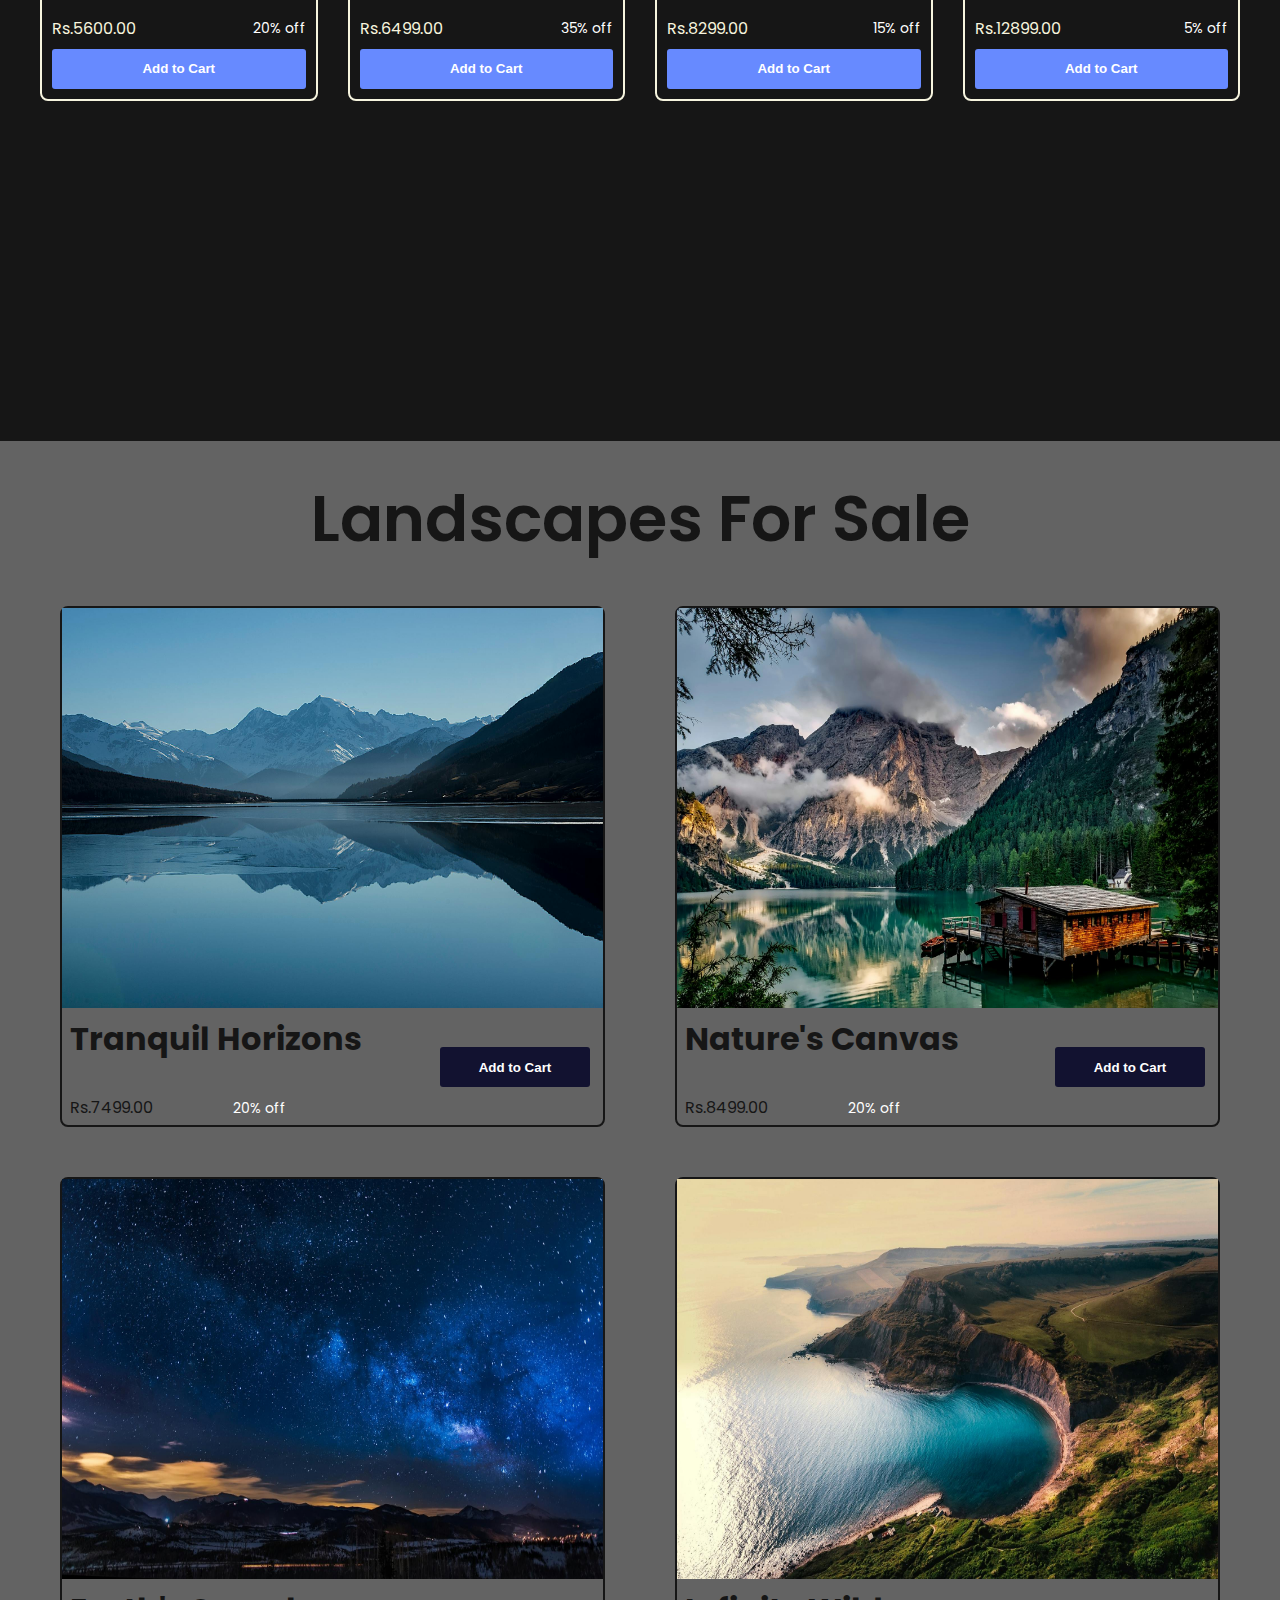
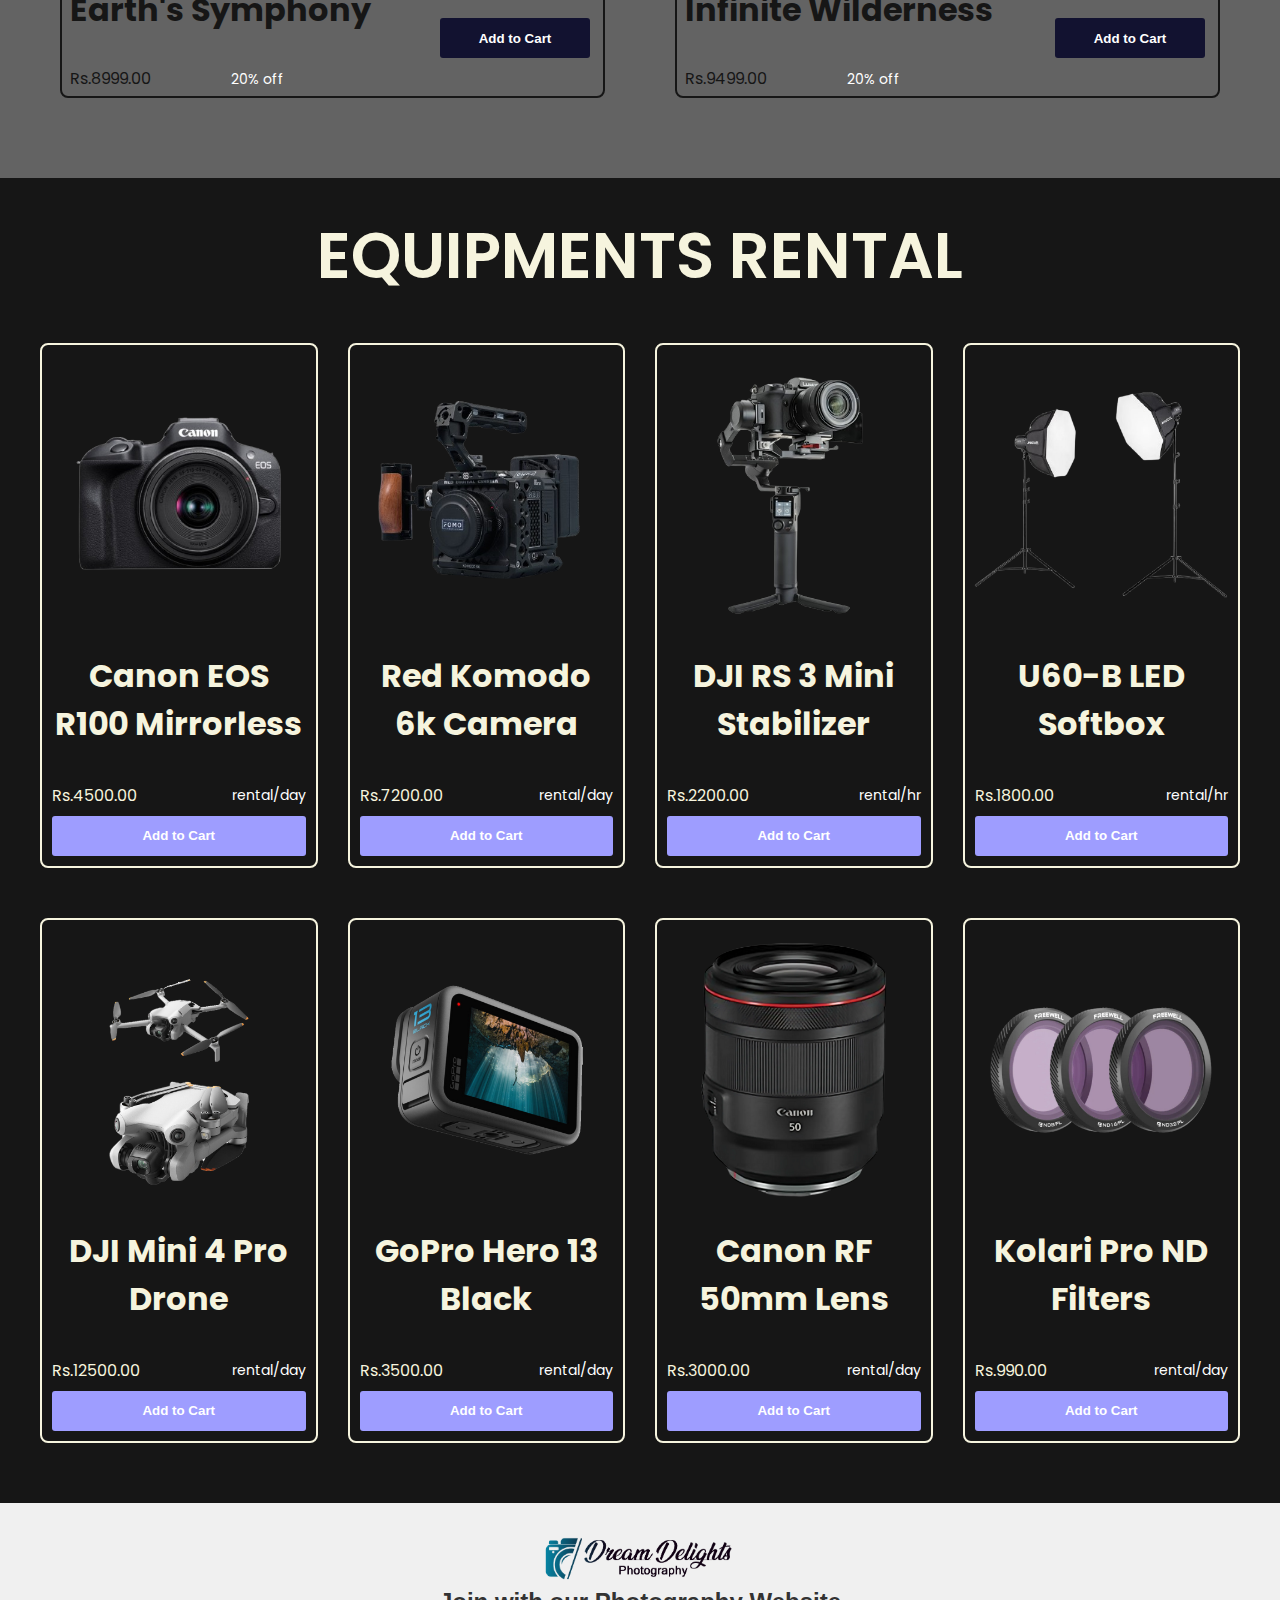
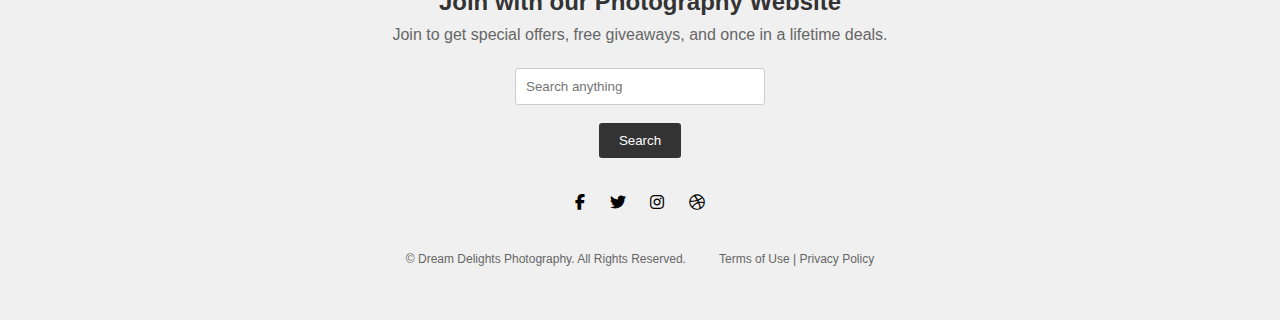
<file: shop.html>
<!DOCTYPE html>
    <html lang="en">
    <head>
        <meta charset="UTF-8">
        <meta name="viewport" content="width=device-width, initial-scale=1.0">
        <link rel="stylesheet" href="contact_services.css">
        <link rel="stylesheet" href="https://cdnjs.cloudflare.com/ajax/libs/font-awesome/6.4.2/css/all.min.css">
        <title>Shop</title>
    </head>
    <body>

        <nav>     
            <img src="NLogo.png" alt="Logo" class="logo">
    
            <a href="index.html"> Home</a>
            <a href="shop.html" class="active"> Shop</a>
            <a href="services.html" >Services</a>
            <a href="Blog.html">Blog</a>
            <a href="About.html" >About</a>
            <a href="contact.html" >Contact</a>
      </nav>

        <section class="shop_sec1">
        </section>

<!-- End of Section 1 -->
 
        <section class="shop_sec2">
            <h1>Portraits For Sale</h1>
            <div class="gallery">
                <div class="card">
                    <img src="por1.jpg" alt="pic1">
                    <div class="card-details">
                        <h2>Elegance Unveiled</h2>
                        <div class="card-price">
                            <span>Rs.5600.00</span>
                            <span class="off">20% off</span>
                        </div>
                        <button>
                            Add to Cart
                        </button>
                    </div>
                </div>
                <div class="card">
                    <img src="por4.jpg" alt="pic1">
                    <div class="card-details">
                        <h2>The Midnight Muse</h2>
                        <div class="card-price">
                            <span>Rs.6499.00</span>
                            <span class="off">35% off</span>
                        </div>
                        <button>
                            Add to Cart
                        </button>
                    </div>
                </div><div class="card">
                    <img src="por3.jpg" alt="pic1">
                    <div class="card-details">
                        <h2>Chapters of Serenity</h2>
                        <div class="card-price">
                            <span>Rs.8299.00</span>
                            <span class="off">15% off</span>
                        </div>
                        <button>
                            Add to Cart
                        </button>
                    </div>
                </div><div class="card">
                    <img src="por2.jpg" alt="pic1">
                    <div class="card-details">
                        <h2>The Enigma Within</h2>
                        <div class="card-price">
                            <span>Rs.12899.00</span>
                            <span class="off">5% off</span>
                        </div>
                        <button>
                            Add to Cart
                        </button>
                    </div>
                </div>
            </div>
        </section>

        <!-- End of Section 2 -->

        <section class="shop_land">
            <h1>Landscapes For Sale</h1>
               <div class="row1">
                <div class="card">
                    <img src="land1.jpg" alt="pic1">
                    <div class="card-details">
                        <div>
                            <h2>Tranquil Horizons</h2>
                            <div class="card-price">
                                <span>Rs.7499.00</span>
                                <span class="off">20% off</span>
                            </div>
                        </div>
                        <button>
                            Add to Cart
                        </button>
                    </div>
                </div>
                <div class="card">
                    <img src="land2.jpg" alt="pic1">
                    <div class="card-details">
                        <div>
                            <h2>Nature's Canvas</h2>
                            <div class="card-price">
                                <span>Rs.8499.00</span>
                                <span class="off">20% off</span>
                            </div>
                        </div>
                        <button>
                            Add to Cart
                        </button>
                    </div>
                </div>
               </div>
               <div class="row1">
                <div class="card">
                    <img src="land3.jpg" alt="pic1">
                    <div class="card-details">
                        <div>
                            <h2>Earth's Symphony</h2>
                            <div class="card-price">
                                <span>Rs.8999.00</span>
                                <span class="off">20% off</span>
                            </div>
                        </div>
                        <button>
                            Add to Cart
                        </button>
                    </div>
                </div>
                <div class="card">
                    <img src="land4.jpg" alt="pic1">
                    <div class="card-details">
                        <div>
                            <h2>Infinite Wilderness</h2>
                            <div class="card-price">
                                <span>Rs.9499.00</span>
                                <span class="off">20% off</span>
                            </div>
                        </div>
                        <button>
                            Add to Cart
                        </button>
                    </div>
                </div>
               </div>
        </section>

        <!-- End of section "Landscape"-->

        <section class="rental">
            <h1>EQUIPMENTS RENTAL</h1>
            <div class="gallery-top">
                <div class="card">
                    <img src="canon.png" alt="pic1">
                    <div class="card-details">
                        <h2>Canon EOS R100 Mirrorless</h2>
                        <div class="card-price">
                            <span>Rs.4500.00</span>
                            <span class="off">rental/day</span>
                        </div>
                        <button>
                            Add to Cart
                        </button>
                    </div>
                </div>
                <div class="card">
                    <img src="red comodo.png" alt="pic1">
                    <div class="card-details">
                        <h2>Red Komodo 6k Camera</h2>
                        <div class="card-price">
                            <span>Rs.7200.00</span>
                            <span class="off">rental/day</span>
                        </div>
                        <button>
                            Add to Cart
                        </button>
                    </div>
                </div><div class="card">
                    <img src="gimble.png" alt="pic1">
                    <div class="card-details">
                        <h2>DJI RS 3 Mini Stabilizer</h2>
                        <div class="card-price">
                            <span>Rs.2200.00</span>
                            <span class="off">rental/hr</span>
                        </div>
                        <button>
                            Add to Cart
                        </button>
                    </div>
                </div><div class="card">
                    <img src="lights.png" alt="pic1">
                    <div class="card-details">
                        <h2>U60-B LED Softbox</h2>
                        <div class="card-price">
                            <span>Rs.1800.00</span>
                            <span class="off">rental/hr</span>
                        </div>
                        <button>
                            Add to Cart
                        </button>
                    </div>
                </div>
            </div>
            <div class="gallery-bottom">
                <div class="card">
                    <img src="drone.png" alt="DJI Mini 3 Pro">
                    <div class="card-details">
                        <h2>DJI Mini 4 Pro Drone</h2>
                        <div class="card-price">
                            <span>Rs.12500.00</span>
                            <span class="off">rental/day</span>
                        </div>
                        <button>
                            Add to Cart
                        </button>
                    </div>
                </div>
                <div class="card">
                    <img src="gopro.png" alt="Go Pro">
                    <div class="card-details">
                        <h2>GoPro Hero 13 Black</h2>
                        <div class="card-price">
                            <span>Rs.3500.00</span>
                            <span class="off">rental/day</span>
                        </div>
                        <button>
                            Add to Cart
                        </button>
                    </div>
                </div><div class="card">
                    <img src="lens.png" alt="camera lens">
                    <div class="card-details">
                        <h2>Canon RF 50mm Lens</h2>
                        <div class="card-price">
                            <span>Rs.3000.00</span>
                            <span class="off">rental/day</span>
                        </div>
                        <button>
                            Add to Cart
                        </button>
                    </div>
                </div><div class="card">
                    <img src="filter.png" alt="ND filter">
                    <div class="card-details">
                        <h2>Kolari Pro ND Filters</h2>
                        <div class="card-price">
                            <span>Rs.990.00</span>
                            <span class="off">rental/day</span>
                        </div>
                        <button>
                            Add to Cart
                        </button>
                    </div>
                </div>
            </div>
        </section>

        <footer>
            <div class="footer1">
              <div class="footer2">
                <img src="Logos.png" alt="Photography Logo"> 
                <h2>Join with our Photography Website</h2>
                <p>Join to get special offers, free giveaways, and once in a lifetime deals.</p>
                <div class="search-bar">
                  <input type="text" placeholder="Search anything"> 
                  <br>
                  <br>
                  <button>Search</button>
                </div>
                <div>
                    <br><br>
                    <a href="https://www.fb.com/l/6lp1kJRRR" class="social-link" target="_blank"><i class="fab fa-facebook-f"></i></a>
                  <a href="https://www.twitter.com/" class="social-link"><i class="fab fa-twitter" target="_blank"></i></a>
                  <a href="https://www.instagram.com/" class="social-link"><i class="fab fa-instagram" target="_blank"></i></a>
                  <a href="https://dribbble.com/DLahiru" class="social-link" target="_blank"><i class="fab fa-dribbble"></i></a>
                  </div>
              </div>
          
              <div class="footer-bottom">
                <p>&copy; Dream Delights Photography. All Rights Reserved.<span class="space"></span> Terms of Use | Privacy Policy</p>
              </div>
            </div>
          </footer>

    </body>
    </html>
</file>
<file: contact_services.css>
@import url('https://fonts.googleapis.com/css2?family=Poppins:ital,wght@0,100;0,200;0,300;0,400;0,500;0,600;0,700;0,800;0,900;1,100;1,200;1,300;1,400;1,500;1,600;1,700;1,800;1,900&family=Roboto:ital,wght@0,100;0,300;0,400;0,500;0,700;0,900;1,100;1,300;1,400;1,500;1,700;1,900&display=swap');
@import url('https://fonts.googleapis.com/css2?family=Jost:ital,wght@0,100..900;1,100..900&display=swap');

* {
    margin: 0;
    padding: 0;
    box-sizing: border-box;
}

body {
    font-family: Arial, Helvetica, sans-serif;
    background-color: #f4f4f4;
    color: #333333;
    background-image: url(QG1.jpg);
    background-repeat: no-repeat;
    background-size: cover; /* Adjust background size for responsiveness */
    background-position: center;
}



/* Navigation Bar                   Navigation Bar                    Navigation Bar */

nav {
    
    padding: 10px 20px; 
    display: flex; 
    justify-content: flex-end; /* Aligns the links right */
    align-items: center; /* Vertically center the links */
    font-size: 16px;

}

/* logo image */
nav .logo {
    display: inline-block;
    width: 160px; 
    height: auto;
    margin-right: 500px; /* align to left */
}

nav a {                             /*Use to a tag*/
    color: white;
    padding: 10px 20px; 
    text-decoration: none; 
    margin: 0 10px; 
    display: inline-block; 
    border-radius: 5px; 
    transition: all 0.3s ease; 
    
}

/* Active tab  */
nav a.active {                                  /*    select all nav, a element,   */                                            
    background-color: #00ccff;                /*     . means class selector   */
    color: white; 
}

/* Hover effects */
nav a:hover {
    background-color: #555;         /*    Background color is property   */
    color: white;                   /*    #555 is value   */ 
    transform: scale(1.1); 
}

/* hover color) */
nav a.active:hover {                       /*    .active -is a class selector   */ 
    background-color: #0056b3;           /*    :hover - is a pseudo-class.   */ 
    transform: scale(1.1); 
}

nav a::before {                        /*    ::before -is a pseudo-element   */          
    content: "";                /*This CSS code provides a building block for */
    position: absolute;   /*creating interactive and visually engaging navigation links.*/
    top: 0;
    left: 0;
    width: 100%;
    height:100%;
    background-color: #00d9ff3a; 
    transform: translateY(-100%); 
    transition: all 0.2s ease;
}


/* First Section Background Image */
* {
    margin: 0;
    padding: 0;
    box-sizing: border-box;
}

body {
    font-family: Arial, sans-serif;
    background-color: #f4f4f4;
    color: #333333;
    background-image: url(QG1.jpg);
    background-repeat: no-repeat;
    background-size: cover; /* Adjust background size for responsiveness */
    background-position: center;
}


/* First Section Background Image */
.ser_sec1 {
    background: url('QG1.jpg') ;
    display: flex;
    height: 100vh; 
    width: auto;          /*The height is as high as the entire                                 visible area of ​​your browser window.*/
    opacity: 1;
    color: white;
    padding: 40px 20px;
    text-align: center;
    background-image: url(QG1.jpg);
    background-repeat: no-repeat;
    background-size: cover;
}




/* First Section h1 */
.ser_sec1 h1 {
    font-size: 6em;             /* Use em units for relative font size */
    margin-bottom: 20px;
    text-align: left;  
    margin-left: 50px; 
    padding-left: 50px;  
}

.ser_sec1 h1:hover {
    color: rgb(57, 176, 255); 
    animation: zoomInBlast 0.8s ease-in-out;
  }


  /* First Section p */

.ser_sec1 p {
    font-size: 1.5em;
    max-width: 85%;
    margin: 0 auto;
    text-align: left;
}



@keyframes zoomInBlast {                /*    This CSS code creates a pulsing animation, */
    0% {                                 /*     its original state and then returns to      */
        transform: scale(1);              /*        its original state.                        */
        opacity: 1;
    }
    50% {
        transform: scale(1.2);
        opacity: 0.8;
    }
    100% {
        transform: scale(1);
        opacity: 1;
    }
}

/* Second Section */        /* Second Section */            /* Second Section */

.ser_sec2 {
    padding: 40px 20px;
    text-align: center;
    height: 100vh;
    background-image: url(QG2.jpg);
    background-repeat: no-repeat;
    background-size: cover;
}

.ser_sec2 h2 {
    font-size: 3.5em;
    margin-bottom: 40px;
    color: #e9f9ff;
}

.ser_sec2 h2:hover {
    color: rgb(48, 187, 252); 
  }

.ser_services {
    display: flex;
    justify-content: space-around;
    flex-wrap: wrap;
}

.ser_services .box {
    background-color: #fff;
    width: 30%; /* Adjust width for smaller screens */
    margin: 20px;
    padding: 20px;
    border-radius: 10px;
    box-shadow: 0 4px 8px rgba(0, 0, 0, 0.1);
}
.ser_services .box img{
    border-radius: 10px;
}

.ser_services .box h3 {
    font-size: 1.8em;
    margin-bottom: 10px;
    color: rgb(2, 28, 68);
}
.ser_services .box h3:hover {
    color: rgb(65, 141, 255); 
  }


.ser_services.box h4 {
    font-size: 1.4em;
    margin-bottom: 10px;
    color: rgb(65, 141, 255);
}

.ser_services.box p {
    font-size: 1em;
}
.ser_services.box :hover {
    background-color: #e4e4e4; 
    box-shadow: 0px 8px 16px rgba(0, 0, 0, 0.2); /* Increase shadow effect */
    transform: translateY(-5px); /* Slightly lift the box on hover */
    transition: all 0.4s ease-in-out; /* Smooth transition effect */
}



/* Third Section */         /* Third Section */             /* Third Section */


.ser_sec3 {
    background-color: #fff;
    padding: 40px 20px;
    text-align: center;
    height: auto; 
    width: auto;/* Adjust height to be flexible */
    background-image: url(QG3.jpg);
    background-repeat: no-repeat;
    background-size: cover;
}

.ser_sec3 h2 {
    font-size: 3.5em;
    margin-bottom: 40px;
    color: #e4e4e4;
}
.ser_sec3 h2:hover {
    color: rgb(65, 195, 255); 
  }
  .ser_sec3 .all-services {
    display: grid;
    grid-template-columns: repeat(auto-fit, minmax(250px, 1fr)); /* Adjust grid layout for different screen sizes */
    gap: 20px;
}

.service-box {
    background-color: #f4f4f4;
    padding: 30px;
    border-radius: 10px;
    box-shadow: 0 4px 8px rgba(0, 0, 0, 0.1);
    text-align: center;

}

.service-box h3 {
    font-size: 1.6em;
    margin-bottom: 10px;
}
.service-box h3:hover {
    color: rgb(65, 141, 255); 
  }
.service-box p {
    font-size: 1em;
}
.ser_services .box img{
    border-radius: 20px;
}

.ser_sec3 .all-services {
    display: grid;
    grid-template-columns: repeat(3, 1fr); /* Create 3 columns */
    gap: 20px; /* Adjust the gap between boxes as needed */
    justify-content: center; /* Center the grid items horizontally */
  }
  
  .ser_sec3  .service-box {
    /* ... other styles ... */
    text-align: center; /* Center the content within each box */
  }
 
 
  .ser_sec3  .service-box:hover {
    transform: scale(1.05); /* Zoom in slightly on hover */
    box-shadow: 0px 8px 16px rgba(0, 0, 0, 0.2); /* Increase shadow effect */
}



/* Fourth Section */         /* Fourth Section */            /* Fourth Section */
/* Fourth Section */         /* Fourth Section */            /* Fourth Section */
/* Fourth Section */         /* Fourth Section */            /* Fourth Section */
/* Fourth Section */         /* Fourth Section */            /* Fourth Section */


.ser_sec4 {
    text-align: center;
    padding: 50px 0;
    background-image: url(QG4.jpg);
    background-repeat: no-repeat;
    background-size: cover;
}

.ser_sec4  h2 {
    font-size: 2.4em;
    margin-bottom: 40px;
    color: #e4e4e4;
}

.ser_sec4  h2:hover {
    color: rgb(65, 185, 255); 
  }


.ser_sec4  .service-box {
    display: inline-block;
    width: 30%;
    margin: 0 10px;
    padding: 20px;
    border: 1px solid #ccc;
    box-shadow: 0 2px 5px rgba(0, 0, 0, 0.1);
    border-radius: 50%; /* This line adds the round shape */
    overflow: hidden; /* To hide content that overflows the circle */
  }
.ser_sec4  .service-box img {
    width: 100%;
    margin-bottom: 20px;
    border-radius: 50%; /* Make the image also round */
}
  
.ser_sec4  .service-box h3 {
    font-size: 1.4em;
    margin-bottom: 10px;
    padding: 2px;
}

.ser_sec4  .service-box p {
    font-size: 1em;
    line-height: 1.5;
}




/* Fifth Section */             /* Fifth Section */                 /* Fifth Section */
/* Fifth Section */             /* Fifth Section */                 /* Fifth Section */
/* Fifth Section */             /* Fifth Section */                 /* Fifth Section */
/* Fifth Section */             /* Fifth Section */                 /* Fifth Section */

.ser_sec5 {
    background-color: #fff;
    padding: 40px 20px;
    text-align: center;
    height: auto; /* Adjust height to be flexible */
    background-image: url(E4.jpg);
    background-repeat: no-repeat;
    background-size: cover;
}

.ser_sec5 h2 {
    font-size:3em;
    margin-bottom: 40px;
    color: #ffffff;    
}
.ser_sec5 h2:hover {
    color: rgb(51, 173, 255); 
  }

.ser_sec5 .que_div {
    display: flex;
    flex-direction: column;
    align-items: center;
}

.ser_sec5 .que_div .question {
    background-color: #f4f4f4;
    padding: 20px;
    width: 80%; /* Adjust width for smaller screens */
    margin: 10px 0;
    border-radius: 10px;
    box-shadow: 0 4px 8px rgba(0, 0, 0, 0.1);
}

.ser_sec5 .que_div .question h3 {
    font-size: 1.6em;
    margin-bottom: 10px;
    color: #090936;
  }


  .ser_sec5 h3:hover {
    animation: zoomInBlast 0.8s ease-in-out;
}


.ser_sec5 .que_div .question p {
    font-size: 1em;
    color: #5a054f;
}


/*       CONTACT PAGE            CONTACT PAGE            CONTACT PAGE        */
/*       CONTACT PAGE            CONTACT PAGE            CONTACT PAGE        */
/*       CONTACT PAGE            CONTACT PAGE            CONTACT PAGE        */
/*       CONTACT PAGE            CONTACT PAGE            CONTACT PAGE        */
.contact01 {
    display: flex;
    justify-content: space-between;
    padding: 20px;
    max-width: 1980px;
    margin: 80px;
    color: #ffffff;
    background-image: url(CBG2.jpg);
    background-repeat: no-repeat;
    background-size: cover; /* Adjust background size for responsiveness */
    background-position: center;
    height: 80vh;
    font-size: 1em;
}

.contact02 h1{
    font-size: 4em;
    color: #ddd;
}
.contact02 {
    flex: 1;
    margin-right: 20px;

}
.contact02 .con_p0{
    font-size: 2em;
}
.contact02 .con_p1{
    font-size: 1.5em;
}
.contact02 .con_p2{
    font-size: 22px;
}

.contact_form {
    flex: 1;
    background: #fff;
    padding: 20px;
    border: 1px solid #ddd;
    border-radius: 5px;
    height: fit-content;
}

.group {
    margin-bottom: 15px;
}

label {
    display: block;
    margin-bottom: 5px;
    font-weight: bold;
    color: #141414;
}

input, textarea, button {
    width: 100%;
    padding: 10px;
    border: 1px solid #ccc;
    border-radius: 5px;
    box-sizing: border-box;
}

button {
    background-color: #333;
    color: #fff;
    border: none;
    cursor: pointer;
}

button:hover {
    background-color: #555;
}

@media screen and (max-width: 768px) {
    .contact01 {
        flex-direction: column; /* Ensure column layout on smaller screens */
    }
}

/* Media Queries */
@media (max-width: 768px) {
    /* Adjust styles for smaller screens, e.g., tablets */
    .sec1 h1 {
        font-size: 2em;
    }

    .sec2 h2, .sec3 h2, .sec5 h2 {
        font-size: 2em;
    }

    .box {
        width: 100%;
    }

    .all-services {
        grid-template-columns: 1fr;
    }

    .sec4 .service-box {
        width: 100%;
        margin-bottom: 20px;
    }
}

@media (max-width: 480px) {
    /* Adjust styles for smaller screens, e.g., mobile phones */
    .sec1 h1 {
        font-size: 1.6em;
    }

    .sec2 h2, .sec3 h2, .sec5 h2 {
        font-size: 1.6em;
    }
}

.sec1 {
    min-height: 100vh; /* Set a minimum height to fill the viewport */
  }
.sec2 {
    min-height: 100vh ; /* Remove fixed height for smaller screens */
  }
.sec3 {
    min-height: 100vh; 
  }
.sec4 {
    min-height: 100vh; 
  }
.sec5 {
    min-height: 100vh; 
  }



  /*footer          footer          footer*/
    /*footer          footer          footer*/
      /*footer          footer          footer*/



  
  footer {
    background-color: #f0f0f0; 
    padding: 30px 0;
  }
  
  .footer1 {
    max-width: 960px;
    margin: 0 auto;
  }
  
  .footer2 {
    text-align: center;
    margin-bottom: 40px;
  }
  
  .footer2 img {
    width: 200px;
  }
  
  .footer2 h2 {
    font-size: 24px;
    margin-bottom: 10px;
  }
  
  .footer2 p {
    font-size: 16px;
    color: #666;
  }
  
  .search-bar {
    margin-top: 20px;
  }

  .social-link {
    color: black;
    margin: 0 10px;
    text-decoration: none;
  }



  

  
  .search-bar input[type="text"] {
    padding: 10px;
    border: 1px solid #ccc;
    border-radius: 3px;
    width: 250px;
  }
  
  .search-bar button {
    padding: 10px 20px;
    width: auto;
    background-color: #333;
    color: #fff;
    border: none;
    border-radius: 3px;
    cursor: pointer;
  }
  
  
  
  .footer-bottom {
    text-align: center;
    margin-top: 40px;
    font-size: 12px;
    color: #666;
  }
  
  .space {
    margin-left: 30px; 
  }



  /* about us*/    /* about us*/          /* about us*/            /* about us*/
    /* about us*/    /* about us*/          /* about us*/            /* about us*/
      /* about us*/    /* about us*/          /* about us*/            /* about us*/
        /* about us*/    /* about us*/          /* about us*/            /* about us*/


.div2 {
    max-width: 1200px;
    margin: 0 auto;
    padding: 4rem 2rem;
}

.team-section {
    display: grid;
    grid-template-columns: repeat(auto-fit, minmax(300px, 1fr));
    gap: 2rem;
    margin-top: 3rem;
}

.team-member {
    text-align: center;
    padding: 1.5rem;
    background-color: #f5f5f5;
    border-radius: 8px;
}

.team-member img {
    width: 200px;
    height: 200px;
    border-radius: 50%;
    margin-bottom: 1rem;
    object-fit: cover;
}



h2 {
    font-size: 2rem;
    margin-bottom: 2rem;
    text-align: center;
}

p {
    margin-bottom: 1.5rem;
}

.mission {
    background-color: #f9f9f9;
    background-image: none;
    padding: 4rem 2rem;
    text-align: center;
    margin: 2rem 0;
    display: flex;
}

.mission .div1{
    padding: 25px;
}
.mission1 .div2 h2{
    font-size: 60px;
    color: #ececec;
}

.Ab_sec1 {
    display: flex;
    height: 100vh; 
    width: auto;          /*The height is as high as the entire                                 visible area of ​​your browser window.*/
    opacity: 1;
    color: white;
    padding: 40px 20px;
    text-align: center;
    background-image: url(QG5.jpg);
    background-repeat: no-repeat;
    background-size: cover;
}


.Ab_sec1 .Ab_content h1{
    font-size: 6em;             /* Use em units for relative font size */
    margin-bottom: 20px;
    text-align: left;  
    margin-left: 50px; 
    padding-left: 50px;  
}
.Ab_sec1 .Ab_content h1:hover {
    color: rgb(57, 176, 255); 
    animation: zoomInBlast 0.8s ease-in-out;
  }

.Ab_sec1 .Ab_content p {
    font-size: 1.5em;
    max-width: 85%;
    margin: 0 auto;
    text-align: left;
}



/*Shop page                  shop page                      shop page     */
    /*Shop page                  shop page                      shop page     */
        /*Shop page                  shop page                      shop page     */
            /*Shop page                  shop page                      shop page     */
                /*Shop page                  shop page                      shop page     */



.shop_sec1{
    width: 100%;
    height: 100vh;
    background-image: url(B3.jpg);
    color: #3f3f3f;
    display: flex;
    justify-content: center;
    align-items: center;
    flex-direction: column;
    gap: 20px;
    padding: 0 200px;
    background-repeat: no-repeat;
    background-size: cover;
}


.shop_sec1 h1{
    font-size: 80px;
    font-weight: 600;
    font-family: "Poppins", sans-serif;
}


/* End of Hero section */


.shop_sec2{
    width: 100%;
    height: 120vh;
    background-color: #161616;
    color: #f6f4de;
    padding: 30px 40px;
}

.shop_sec2 h1{
    font-size: 64px;
    font-weight: 600;
    font-family: "Poppins", sans-serif;
    margin-bottom: 40px;
    text-align: center;
}

.shop_sec2 .gallery{
    display: flex;
    align-items: center;
    gap: 30px;
}

.shop_sec2 .gallery .card{
    width: 300px;
    border: 2px solid #f6f4de;
    border-radius: 8px;
    font-family: "poppins";
    /* padding: 5px; */
}

.shop_sec2 .gallery .card:hover img{
    filter: brightness(126%);
    transition: all ease-in-out 0.25s;
}

.shop_sec2 .gallery .card img{
    width: 100%;
    height: 350px;
    object-position: bottom;
    object-fit: cover;
    border-radius: 5px;
    border-bottom-left-radius: 0;
    border-top-right-radius: 0;
}

.shop_sec2 .gallery .card .card-details{
    margin: 0 10px;
    display: flex;
    flex-direction: column;
    gap: 3px;
}

.shop_sec2 .gallery .card .card-details .card-price{
    display: flex;
    align-items: center;
    justify-content: space-between;
}

.shop_sec2 .gallery .card .card-details .card-price .off{
    font-size: 14px;
    color: #ffffff;
}

.shop_sec2 .gallery .card .card-details button{
    cursor: pointer;
    border: none;
    background-color: rgb(103, 138, 255);
    width: 100%;
    height: 40px;
    border-radius: 3px;
    transition: background-color 0.65s;
    margin: 5px auto 10px auto;
    font-weight: bold;
}

.shop_sec2 .gallery .card .card-details button:hover{
    background-color: rgb(65, 65, 65);
    opacity: 1;
    color: rgb(255, 255, 255);
}
/* End of Section 2 */

.shop_land{
    width: 100%;
    background-color: #636363;
    color: #161616;
    padding: 30px 40px;
}

.shop_land h1{
    font-size: 64px;
    font-weight: 600;
    font-family: "Poppins", sans-serif;
    margin-bottom: 40px;
    text-align: center;
}

.shop_land .row1{
    display: flex;
    align-items: center;
    justify-content: space-between;
    gap: 30px;
    margin-bottom: 50px;
}

.shop_land .row1 .card{
    width: 600px;
    border: 2px solid #161616;
    border-radius: 8px;
    font-family: "poppins";
    padding-bottom: 5px;
    margin: 0 20px;
}

.shop_land .row1 .card img{
    width: 100%;
    height: 400px;
}

.shop_land .row1 .card:hover img{
    filter: brightness(126%);
    transition: all ease-in-out 0.25s;
}

.shop_land .row1 .card .card-details{
    margin: 0 8px;
    display: flex;
    align-items: center;
    justify-content: space-between;

}

.shop_land .row1 .card .card-details .card-price .off{
    margin-left: 76px;
    font-size: 14px;
    color: #ffffff;
}

.shop_land .card .card-details button{
    cursor: pointer;
    border: none;
    background-color: rgb(18, 18, 48);
    width: 150px;
    height: 40px;
    border-radius: 3px;
    transition: background-color 0.65s;
    margin-right: 5px;
    font-weight: bold;
    color: rgb(255, 255, 255);
}

.shop_land .card .card-details button:hover{
    background-color: rgb(48, 59, 110);
    opacity: 0.7;
}

/* End of Section "Landscape" */

.rental{
    width: 100%;
    background-color: #161616;
    color: #f6f4de;
    padding: 30px 40px;
}

.rental h1{
    font-size: 64px;
    font-weight: 600;
    font-family: "Poppins", sans-serif;
    margin-bottom: 40px;
    text-align: center;
}

.rental .gallery-top{
    display: flex;
    align-items: center;
    gap: 30px;
    padding-bottom: 50px;
}

.rental .gallery-top .card{
    width: 300px;
    border: 2px solid #f6f4de;
    border-radius: 8px;
    font-family: "poppins";
    /* padding: 5px; */
}

.rental .gallery-top .card:hover img{
    filter: brightness(126%);
    transition: all ease-in-out 0.25s;
}

.rental .gallery-top .card img{
    width: 100%;
    height: 300px;
    object-position: bottom;
    object-fit: cover;
    border-radius: 5px;
    border-bottom-left-radius: 0;
    border-top-right-radius: 0;
}

.rental .gallery-top .card .card-details{
    margin: 0 10px;
    display: flex;
    flex-direction: column;
    gap: 3px;
}

.rental .gallery-top .card .card-details .card-price{
    display: flex;
    align-items: center;
    justify-content: space-between;
}

.rental .gallery-top .card .card-details .card-price .off{
    font-size: 14px;
    color: #ffffff;
}

.rental .gallery-top .card .card-details button{
    cursor: pointer;
    border: none;
    background-color: rgb(158, 157, 255);
    width: 100%;
    height: 40px;
    border-radius: 3px;
    transition: background-color 0.65s;
    margin: 5px auto 10px auto;
    font-weight: bold;
}

.rental .gallery-top .card .card-details button:hover{
    background-color: rgb(98, 218, 255);
    opacity: 1;
    color: rgb(0, 0, 0);
}

.rental .gallery-bottom{
    display: flex;
    align-items: center;
    gap: 30px;
    padding-bottom: 30px;
}

.rental .gallery-bottom .card{
    width: 300px;
    border: 2px solid #f6f4de;
    border-radius: 8px;
    font-family: "poppins";
    /* padding: 5px; */
}

.rental .gallery-bottom .card:hover img{
    filter: brightness(126%);
    transition: all ease-in-out 0.25s;
}

.rental .gallery-bottom .card img{
    width: 100%;
    height: 300px;
    object-position: bottom;
    object-fit: cover;
    border-radius: 5px;
    border-bottom-left-radius: 0;
    border-top-right-radius: 0;
}

.rental .gallery-bottom .card .card-details{
    margin: 0 10px;
    display: flex;
    flex-direction: column;
    gap: 3px;
}

.rental .gallery-bottom .card .card-details .card-price{
    display: flex;
    align-items: center;
    justify-content: space-between;
}

.rental .gallery-bottom .card .card-details .card-price .off{
    font-size: 14px;
    color: #ffffff;
}

.rental .gallery-bottom .card .card-details button{
    cursor: pointer;
    border: none;
    background-color: rgb(158, 157, 255);
    width: 100%;
    height: 40px;
    border-radius: 3px;
    transition: background-color 0.65s;
    margin: 5px auto 10px auto;
    font-weight: bold;
}

.rental .gallery-bottom .card .card-details button:hover{
    background-color: rgb(98, 218, 255);
    opacity: 1;
    color: rgb(0, 0, 0);
}

/* Teblet Version (992px) */

@media (max-width: 992px){
    .hero{
        padding: 0 30px;
    }

    .hero h1{
        font-size: 84px;
        line-height: 54px;
        text-align: center;
    }
    
    .hero p{
        font-size: 28px;
        text-align: center;
    }

    .shop_sec2{
        height: auto;
        padding-bottom: 60px;
    }

    .shop_sec2 h1{
        font-size: 84px;
        line-height: 72px;
        margin-top: 25px;
        margin-bottom: 40px;
    }

    .shop_sec2 .gallery{
        flex-wrap: wrap;
        justify-content: center;
    }

    .shop_sec2 .gallery .card{
        width: 400px;
        margin-bottom: 40px;
    }

    .shop_sec2 .gallery .card img{
        height: 450px;
    }

    .shop_sec2 .gallery .card .card-details h2{
        font-size: 44px;
        margin-left: 10px;
        line-height: 50px;
    }

    .shop_sec2 .gallery .card .card-details .card-price{
        font-size: 24px;
        margin-left: 10px;
    }

    .shop_sec2 .gallery .card .card-details .card-price .off{
        font-size: 20px;
        margin-right: 10px;
    }

    .shop_sec2 .gallery .card .card-details button{
        font-size: 32px;
        height: 76px;
        margin: 10px 10px;
        margin-bottom: 20px;
        width: 355px;
    }

    .shop_land{
        height: auto;
        padding-bottom: 20px;
    }

    .shop_land h1{
        font-size: 84px;
    }

    .shop_land .row1 .card{
        margin: 5px 5px;
    }
    .shop_land .row1 .card img{
        height: 250px;
    }

    .shop_land .row1 .card .card-details h2{
        font-size: 22px;
    }

    .shop_land .row1 .card .card-details .card-price{
        font-size: 18px;
    }

    .shop_land .row1 .card .card-details .card-price .off{
        font-size: 14px;
        margin-left: 50px;
    }

    .shop_land .row1 .card .card-details button{
        width: 150px;
        height: 50px;
        border-radius: 5px;
        margin-right: 5px;
        font-size: 22px;
    }

    .rental{
        height: auto;
        padding-bottom: 20px;
    }

    .rental h1{
        font-size: 84px;
        margin-top: 20px;
    }

    .rental .gallery-top{
        flex-wrap: wrap;
        justify-content: center;
    }

    .rental .gallery-top .card{
        margin: 15px 15px;
        width: 400px;
    }
    .rental .gallery-top .card img{
        height: 450px;
    }

    .rental .gallery-top .card .card-details h2{
        font-size: 40px;
    }

    .rental .gallery-top .card .card-details .card-price{
        font-size: 28px;
    }

    .rental .gallery-top .card .card-details .card-price .off{
        font-size: 24px;
        margin-left: 10px;
        margin-left: 10px;
    }

    .rental .gallery-top .card .card-details button{
        width: 375px;
        height: 72px;
        border-radius: 5px;
        margin-right: 5px;
        font-size: 28px;
    }

    .rental .gallery-bottom{
        flex-wrap: wrap;
        justify-content: center;
    }

    .rental .gallery-bottom .card{
        margin: 15px 15px;
        width: 400px;
    }
    .rental .gallery-bottom .card img{
        height: 450px;
    }

    .rental .gallery-bottom .card .card-details h2{
        font-size: 40px;
        line-height: 50px;
    }

    .rental .gallery-bottom .card .card-details .card-price{
        font-size: 28px;
    }

    .rental .gallery-bottom .card .card-details .card-price .off{
        font-size: 24px;
        margin-left: 10px;
        margin-left: 10px;
    }

    .rental .gallery-bottom .card .card-details button{
        width: 375px;
        height: 72px;
        border-radius: 5px;
        margin-right: 5px;
        font-size: 28px;
    }
}

/* Teblet Version (910px) */

@media (max-width: 910px){
    .rental{
        height: auto;
        padding-bottom: 20px;
    }

    .rental h1{
        font-size: 84px;
        margin-top: 30px;
        line-height: 90px
    }

    .rental .gallery-top{
        flex-wrap: wrap;
        justify-content: center;
    }

    .rental .gallery-top .card{
        margin: 15px 15px;
        width: 360px;
    }
    .rental .gallery-top .card img{
        height: 450px;
    }

    .rental .gallery-top .card .card-details h2{
        font-size: 40px;
    }

    .rental .gallery-top .card .card-details .card-price{
        font-size: 28px;
    }

    .rental .gallery-top .card .card-details .card-price .off{
        font-size: 24px;
        margin-left: 10px;
        margin-left: 10px;
    }

    .rental .gallery-top .card .card-details button{
        width: 335px;
        height: 72px;
        border-radius: 5px;
        margin-right: 5px;
        font-size: 28px;
    }

    .rental .gallery-bottom{
        flex-wrap: wrap;
        justify-content: center;
    }

    .rental .gallery-bottom .card{
        margin: 15px 15px;
        width: 360px;
    }

    .rental .gallery-bottom .card img{
        height: 450px;
    }

    .rental .gallery-bottom .card .card-details h2{
        font-size: 40px;
        line-height: 50px;
    }

    .rental .gallery-bottom .card .card-details .card-price{
        font-size: 28px;
    }

    .rental .gallery-bottom .card .card-details .card-price .off{
        font-size: 24px;
        margin-left: 10px;
        margin-left: 10px;
    }

    .rental .gallery-bottom .card .card-details button{
        width: 335px;
        height: 72px;
        border-radius: 5px;
        margin-right: 5px;
        font-size: 28px;
    }
}

/* Teblet Version (768px) */

@media (max-width: 768px){
    .hero{
        padding: 0 30px;
    }

    .hero h1{
        font-size: 72px;
        line-height: 54px;
        text-align: center;
    }
    
    .hero p{
        font-size: 24px;
        text-align: center;
    }

    .shop_sec2{
        height: auto;
        padding-bottom: 60px;
    }

    .shop_sec2 h1{
        font-size: 72px;
        line-height: 72px;
        margin-top: 25px;
        margin-bottom: 40px;
    }
    .shop_sec2 .gallery{
        flex-direction: column;
    }

    .shop_sec2 .gallery .card{
        width: 625px;
        margin-bottom: 40px;
    }

    .shop_sec2 .gallery .card img{
        height: 625px;
    }

    .shop_sec2 .gallery .card .card-details h2{
        font-size: 48px;
        margin-left: 10px;
    }

    .shop_sec2 .gallery .card .card-details .card-price{
        font-size: 28px;
        margin-left: 10px;
    }

    .shop_sec2 .gallery .card .card-details .card-price .off{
        font-size: 24px;
        margin-right: 10px;
        margin-bottom: 10px;
    }

    .shop_sec2 .gallery .card .card-details button{
        font-size: 32px;
        height: 76px;
        margin: 10px 10px;
        margin-bottom: 20px;
        width: 580px;
    }

    .shop_land{
        height: auto;
        padding-bottom: 20px;
    }

    .shop_land h1{
        font-size: 72px;
    }

    .landscape .row1{
        flex-direction: column;
    }

    .shop_land .row1 .card{
        width: 625px;
        margin-bottom: 30px;
    }

    .landscape .row1 .card img{
        height: 400px;
    }

    .shop_land .row1 .card .card-details h2{
        font-size: 36px;
    }

    .shop_land .row1 .card .card-details .card-price{
        font-size: 24px;
    }

    .shop_land .row1 .card .card-details .card-price .off{
        font-size: 20px;
    }

    .shop_land .row1 .card .card-details button{
        width: 175px;
        height: 50px;
        border-radius: 5px;
        margin-right: 10px;
        font-size: 22px;
    }

    .rental h1{
        font-size: 65px;
        line-height: 72px;
        margin-top: 25px;
        margin-bottom: 40px;
    }

    .rental .gallery-top{
        flex-direction: column;
    }

    .rental .gallery-top .card{
        width: 625px;
        margin-bottom: 24px;
    }

    .rental .gallery-top .card img{
        height: 600px;
    }

    .rental .gallery-top .card .card-details h2{
        font-size: 48px;
        margin-left: 10px;
    }

    .rental .gallery-top .card .card-details .card-price{
        font-size: 28px;
        margin-left: 10px;
    }

    .rental .gallery-top .card .card-details .card-price .off{
        font-size: 24px;
        margin-right: 10px;
        margin-bottom: 10px;
    }

    .rental .gallery-top .card .card-details button{
        font-size: 32px;
        height: 76px;
        margin: 10px 10px;
        margin-bottom: 20px;
        width: 580px;
    }

    .rental .gallery-bottom{
        flex-direction: column;
    }
    
    .rental .gallery-bottom .card{
        width: 625px;
        margin-bottom: 24px;
    }

    .rental .gallery-bottom .card img{
        height: 600px;
    }

    .rental .gallery-bottom .card .card-details h2{
        font-size: 48px;
        margin-left: 10px;
    }

    .rental .gallery-bottom .card .card-details .card-price{
        font-size: 28px;
        margin-left: 10px;
    }

    .rental .gallery-bottom .card .card-details .card-price .off{
        font-size: 24px;
        margin-right: 10px;
        margin-bottom: 10px;
    }

    .rental .gallery-bottom .card .card-details button{
        font-size: 32px;
        height: 76px;
        margin: 10px 10px;
        margin-bottom: 20px;
        width: 580px;
    }
}

/* Mobile Version (600px) */

@media (max-width: 600px){
    .hero{
        padding: 0 30px;
    }

    .hero h1{
        font-size: 60px;
        line-height: 54px;
        text-align: center;
    }
    
    .hero p{
        font-size: 16px;
        text-align: center;
    }

    .shop_sec2{
        height: auto;
    }

    .shop_sec2 .gallery{
        flex-direction: column;
    }


    .shop_land{
        height: auto;
    }

    .shop_land .row1{
        flex-direction: column;
    }

    .shop_land .row1 .card{
        width: 450px;
    }

    .shop_land .row1 .card img{
        height: 275px;
    }

    .rental h1{
        line-height: 72px;
    }

    .rental .gallery-top{
        flex-direction: column;
    }

    .rental .gallery-bottom{
        flex-direction: column;
    }
}

/* Mobile Version (400px) */

@media (max-width: 400px){
    
    .shop_land .row1 .card{
        width: 350px;
    }

    .shop_land .row1 .card img{
        height: 250px;
    }

    .shop_land h1{
        font-size: 50px;
        line-height: 54px;
        padding-top: 10px;
    }

    .shop_land .row1 .card .card-details h2{
        font-size: 18px;    
    }

    .shop_land .row1 .card .card-details .card-price .off{
        margin-left: 32px;
        font-size: 14px;
    }

    .shop_land .row2 .card .card-details h2{
        font-size: 18px;    
    }

    .shop_land .row2 .card .card-details .card-price .off{
        margin-left: 32px;
        font-size: 14px;
    }

    .rental h1{
        font-size: 50px;
        line-height: 54px;
        padding-top: 10px;
    }
    
}


/*fddfffffffffffffffffffffffffffffffffffffffffffffffffffffffffffffffffff*/


/* General Styles */
body {
    font-family: sans-serif;
    margin: 0;
    padding: 0;
}

.Blog {
    max-width: 1050px;
    margin: 0 auto;
    padding: 20px;
}

.blog_sec1, .blog_sec2, .blog_sec3, .blog_sec4{
    display: flex;
    margin-bottom: 40px;
    background-color: rgb(228, 228, 228);
}

.blog_sec1 .blog_div1 , .blog_sec2 .blog_div1, .blog_sec3 .blog_div1 , .blog_sec4 .blog_div1  {
    width: 500px;
    margin-right: 20px;
    margin-left: 20px;
}

.blog_sec1 .blog_div1 img, .blog_sec2 .blog_div1 img, .blog_sec3 .blog_div1 img, .blog_sec4 .blog_div1 img   {
    width: 100%;
    margin-right: 20px;
    margin-left: 20px;
    height: auto;
}


.blog_sec1 .blog_div2, .blog_sec2 .blog_div2, .blog_sec3 .blog_div2, .blog_sec4 .blog_div2  {
    flex-grow: 1;
    margin-right: 20px;
    margin-left: 20px;
    height: auto;
}
.blog_sec1 .blog_div2 h2, .blog_sec3 .blog_div2 h2 {
    font-size: 35px;
    color: rgb(6, 5, 14);
    margin-top: 25px;
}
.blog_sec2 .blog_div2 h2, .blog_sec4 .blog_div2 h2{
    font-size: 35px;
    color: rgb(19, 8, 121);
    margin-top: 25px;
}
</file>
